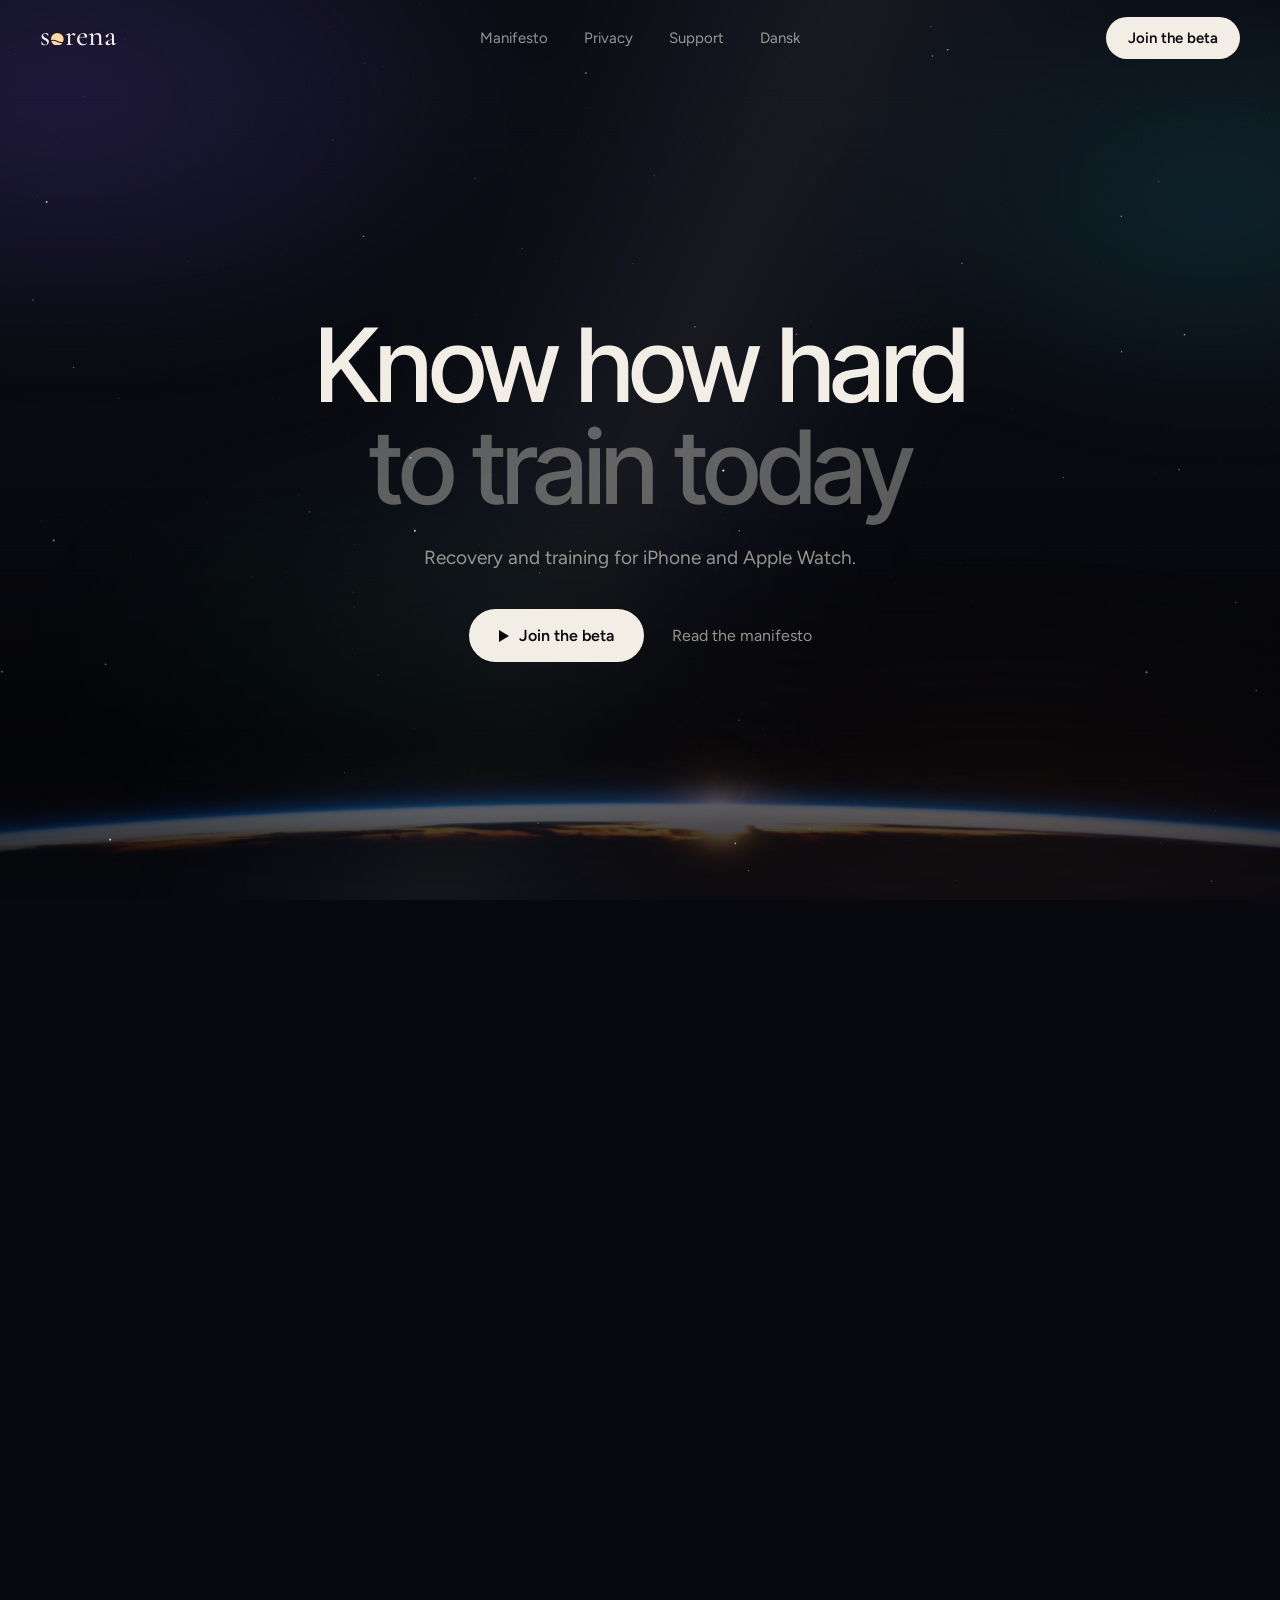
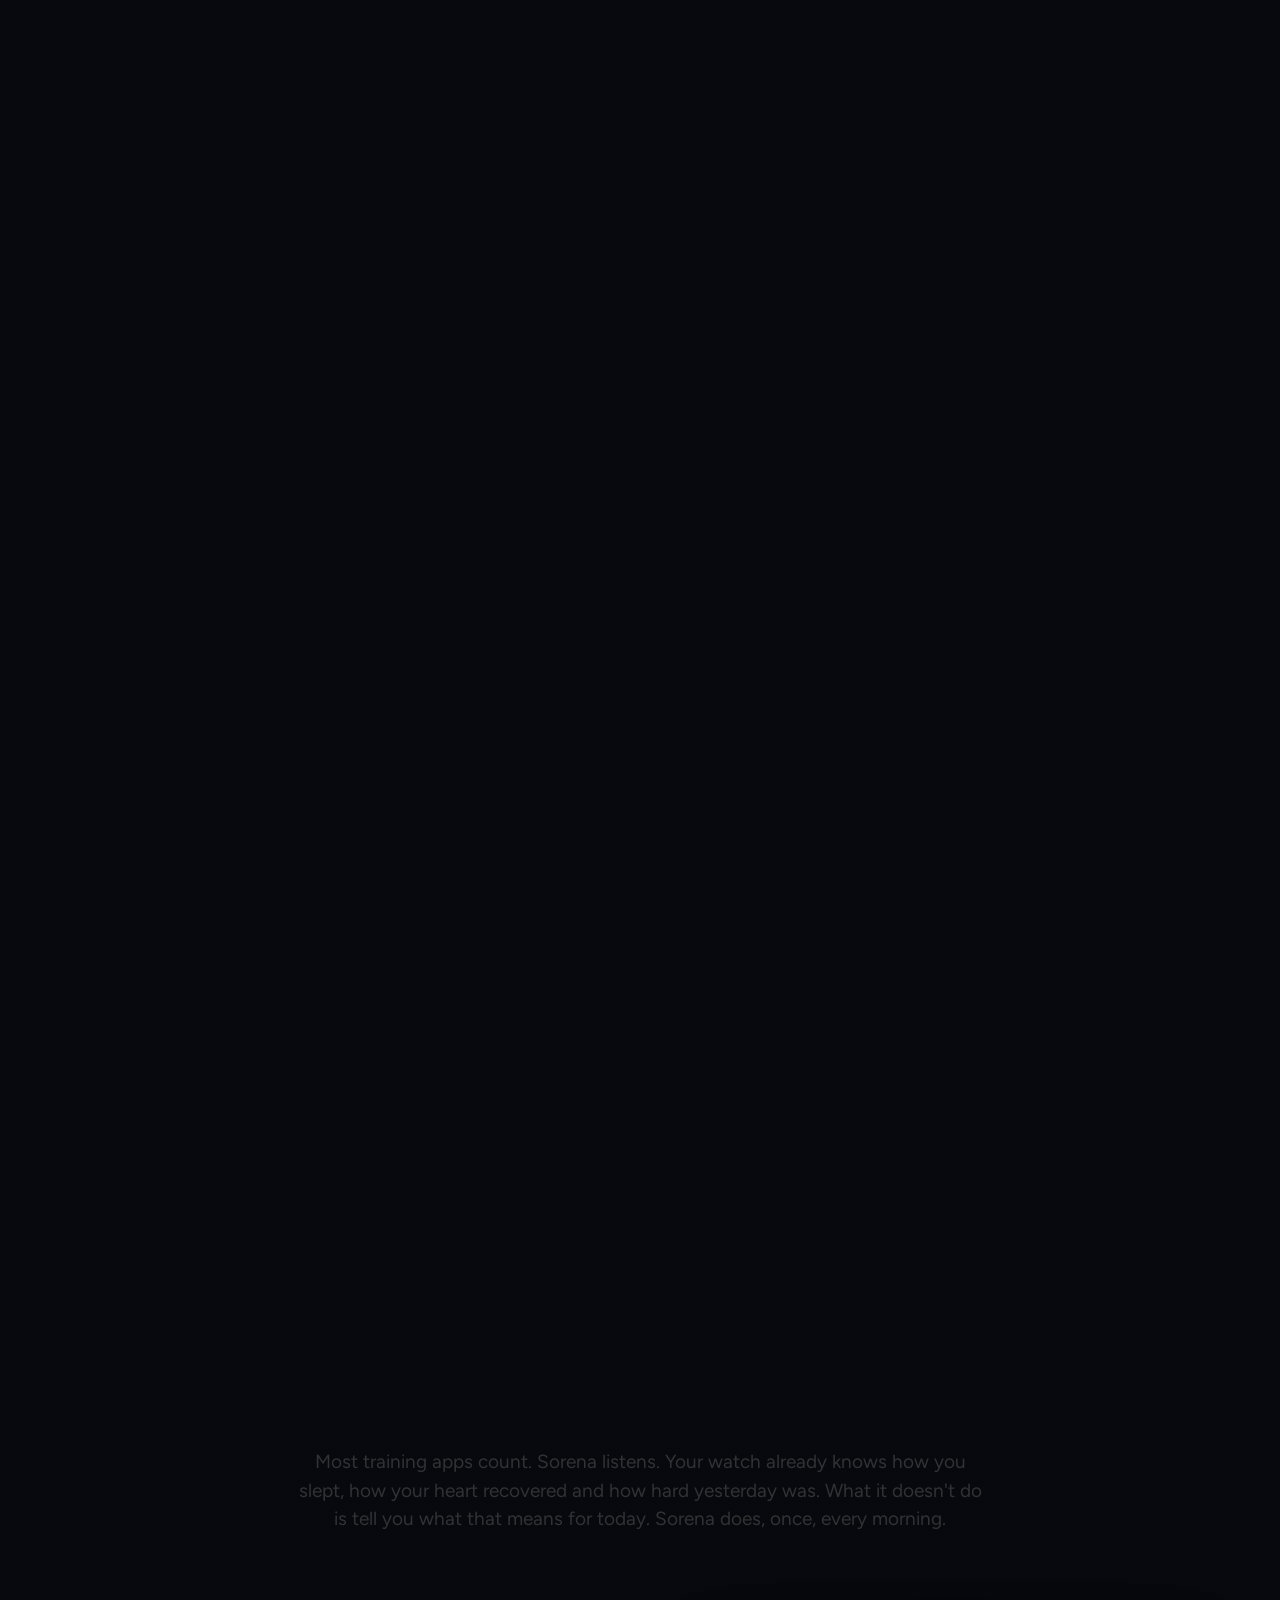
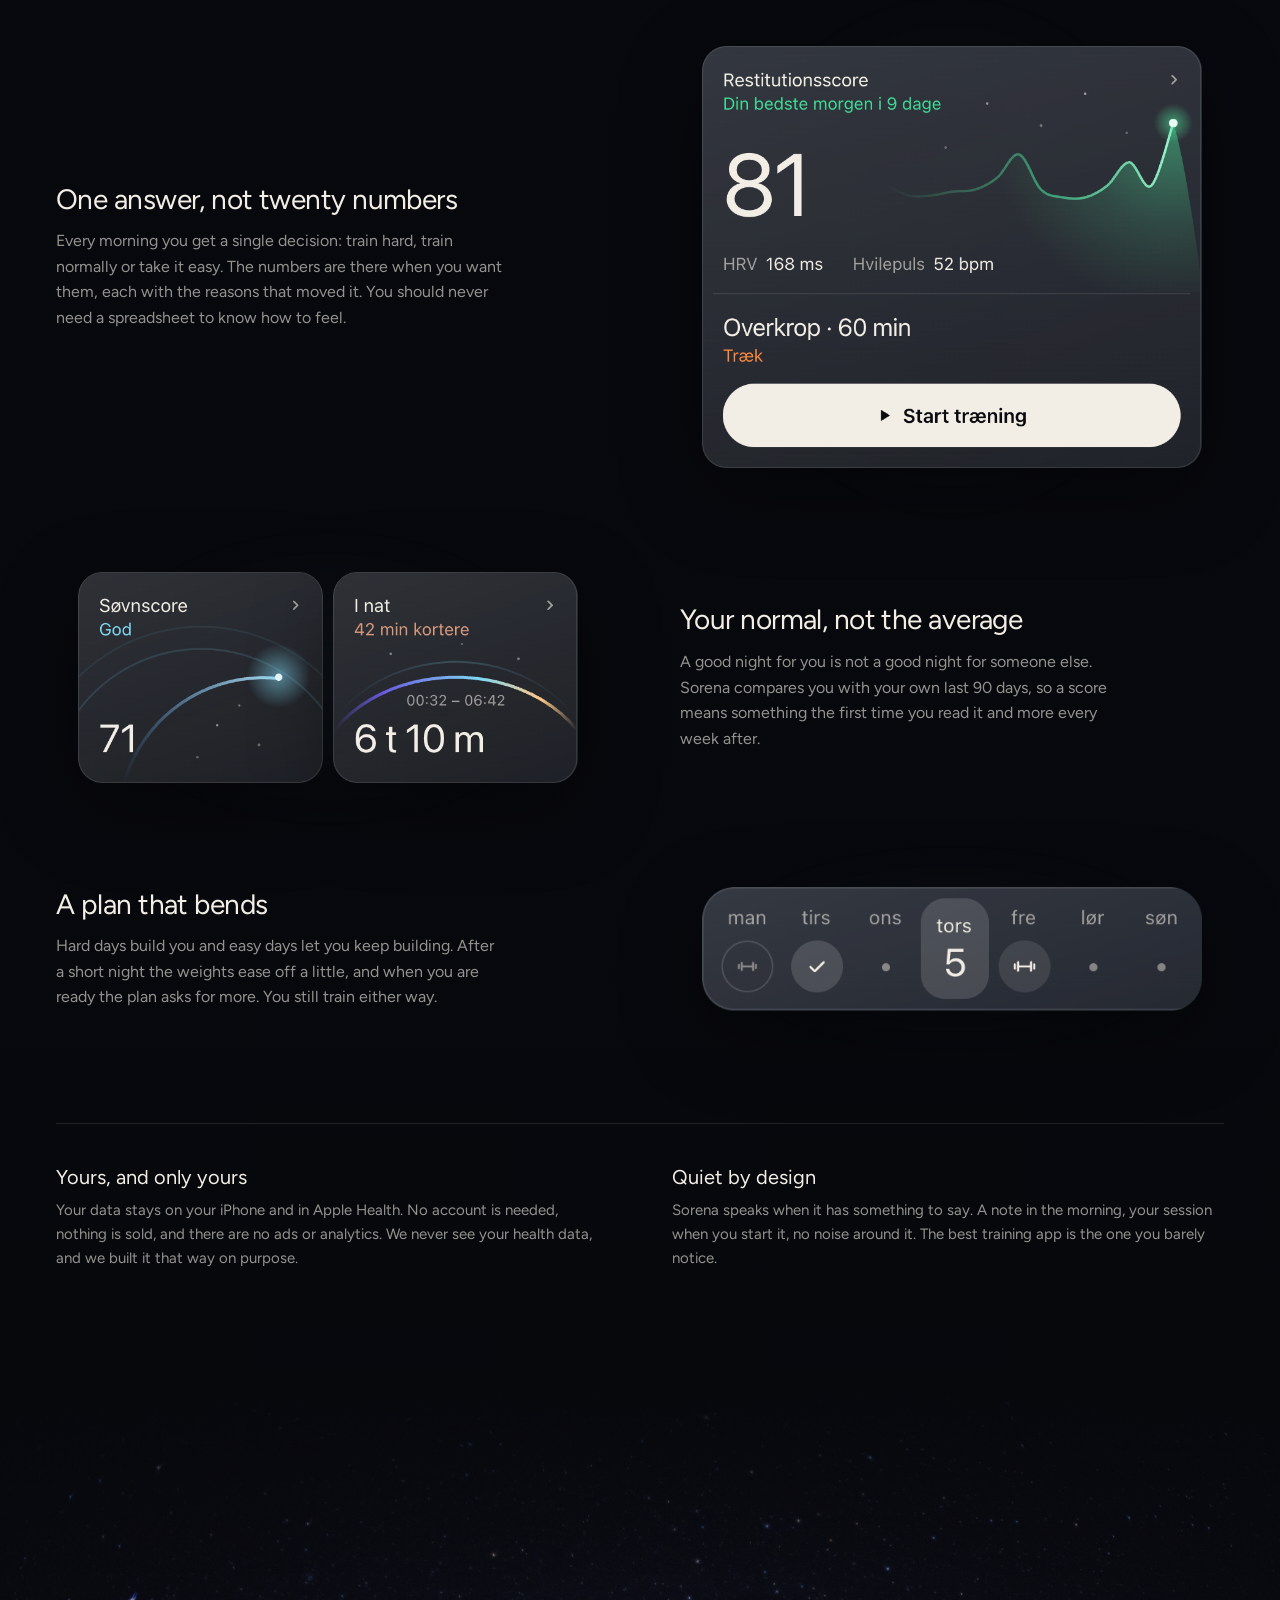
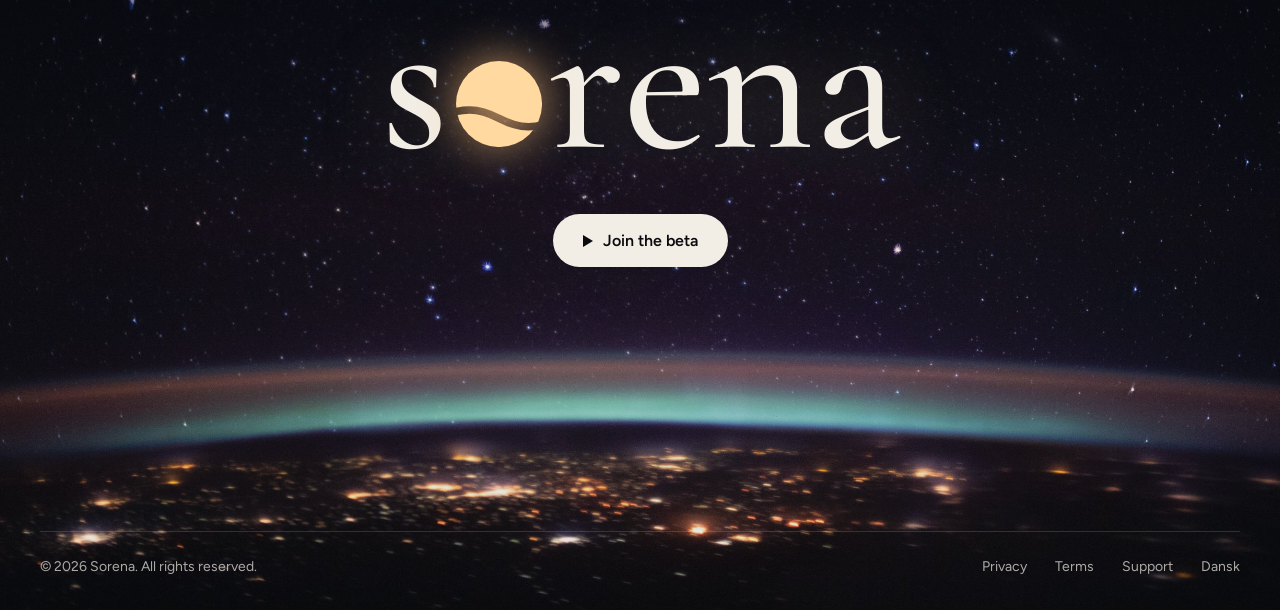
<file: index.html>
<!doctype html>
<html lang="en">
<head>
<meta charset="utf-8">
<meta name="viewport" content="width=device-width, initial-scale=1, viewport-fit=cover">
<title>Sorena</title>
<meta name="description" content="Sorena reads your sleep, heart rate variability and training from Apple Health and tells you each morning how hard to train.">
<link rel="alternate" hreflang="da" href="da/">
<link rel="icon" type="image/png" href="assets/icon-512.png">
<link rel="apple-touch-icon" href="assets/apple-touch-icon.png">
<link rel="stylesheet" href="assets/site.css">
<script src="assets/space.js" defer></script>
</head>
<body class="page-home">
<div class="cosmos" aria-hidden="true"><div class="nebula"></div><canvas class="warp"></canvas></div>
<header class="bar">
  <a class="brand" href="" aria-label="Sorena"><span class="wordmark">s<svg viewBox="26 25 48 48" aria-hidden="true"><mask id="cut"><rect x="0" y="0" width="100" height="100" fill="#fff"/><path d="M 14 57 C 30 50.5, 38.5 51, 50 57 C 61.5 63, 70 63.5, 86 57" fill="none" stroke="#000" stroke-width="4.2"/></mask><circle cx="50" cy="49" r="24" mask="url(#cut)"/></svg>rena</span></a>
  <nav><a href="#manifesto">Manifesto</a><a href="privacy/">Privacy</a><a href="support/">Support</a><a class="lang" href="da/" hreflang="da" lang="da">Dansk</a></nav>
  <a class="pill" href="https://testflight.apple.com/join/1v4KB8aC">Join the beta</a>
</header>
<main class="scene hero">
  <div class="pin">
    <div class="earth" aria-hidden="true"></div>
    <div class="hero-copy">
      <h1>Know how hard <span class="mute">to train today</span></h1>
      <p>Recovery and training for iPhone and Apple Watch.</p>
      <div class="actions"><a class="button" href="https://testflight.apple.com/join/1v4KB8aC">Join the beta</a><a class="link" href="#manifesto">Read the manifesto</a></div>
    </div>
    <h2 class="statement"><span class="w" style="--i:0;--n:6">Rest</span> <span class="w" style="--i:1;--n:6">is</span> <span class="w" style="--i:2;--n:6">part</span> <span class="mute"><span class="w" style="--i:3;--n:6">of</span> <span class="w" style="--i:4;--n:6">the</span> <span class="w" style="--i:5;--n:6">plan</span></span></h2>
  </div>
</main>
<section class="manifesto" id="manifesto">
  <div class="head"><p class="lead"><span class="w b">Most</span> <span class="w b">training</span> <span class="w b">apps</span> <span class="w b">count.</span> <span class="w b">Sorena</span> <span class="w b">listens.</span> <span class="w">Your</span> <span class="w">watch</span> <span class="w">already</span> <span class="w">knows</span> <span class="w">how</span> <span class="w">you</span> <span class="w">slept,</span> <span class="w">how</span> <span class="w">your</span> <span class="w">heart</span> <span class="w">recovered</span> <span class="w">and</span> <span class="w">how</span> <span class="w">hard</span> <span class="w">yesterday</span> <span class="w">was.</span> <span class="w">What</span> <span class="w">it</span> <span class="w">doesn't</span> <span class="w">do</span> <span class="w">is</span> <span class="w">tell</span> <span class="w">you</span> <span class="w">what</span> <span class="w">that</span> <span class="w">means</span> <span class="w">for</span> <span class="w">today.</span> <span class="w">Sorena</span> <span class="w">does,</span> <span class="w">once,</span> <span class="w">every</span> <span class="w">morning.</span></p></div>
  <div class="features"><article class="feature"><div class="text"><h3>One answer, not twenty numbers</h3><p>Every morning you get a single decision: train hard, train normally or take it easy. The numbers are there when you want them, each with the reasons that moved it. You should never need a spreadsheet to know how to feel.</p></div>
      <div class="tiles"><img src="assets/screens/tile-recovery.png" alt="Recovery score and today&#x27;s session" loading="lazy"></div></article><article class="feature"><div class="text"><h3>Your normal, not the average</h3><p>A good night for you is not a good night for someone else. Sorena compares you with your own last 90 days, so a score means something the first time you read it and more every week after.</p></div>
      <div class="tiles"><img src="assets/screens/tile-sleep-score.png" alt="Sleep score" loading="lazy"><img src="assets/screens/tile-sleep-night.png" alt="Last night" loading="lazy"></div></article><article class="feature"><div class="text"><h3>A plan that bends</h3><p>Hard days build you and easy days let you keep building. After a short night the weights ease off a little, and when you are ready the plan asks for more. You still train either way.</p></div>
      <div class="tiles"><img src="assets/screens/tile-week.png" alt="This week&#x27;s plan" loading="lazy"></div></article></div>
  <div class="notes"><article><h3>Yours, and only yours</h3><p>Your data stays on your iPhone and in Apple Health. No account is needed, nothing is sold, and there are no ads or analytics. We never see your health data, and we built it that way on purpose.</p></article><article><h3>Quiet by design</h3><p>Sorena speaks when it has something to say. A note in the morning, your session when you start it, no noise around it. The best training app is the one you barely notice.</p></article></div>
</section>
<footer>
  <a class="wordmark" href="" aria-label="Sorena">s<svg viewBox="26 25 48 48" aria-hidden="true"><mask id="cut2"><rect x="0" y="0" width="100" height="100" fill="#fff"/><path d="M 14 57 C 30 50.5, 38.5 51, 50 57 C 61.5 63, 70 63.5, 86 57" fill="none" stroke="#000" stroke-width="4.2"/></mask><circle cx="50" cy="49" r="24" mask="url(#cut2)"/></svg>rena</a>
  <a class="button" href="https://testflight.apple.com/join/1v4KB8aC">Join the beta</a>
  <div class="base"><p>© 2026 Sorena. All rights reserved.</p><nav><a href="privacy/">Privacy</a><a href="terms/">Terms</a><a href="support/">Support</a><a href="da/" hreflang="da" lang="da">Dansk</a></nav></div>
</footer>
</body>
</html>
</file>
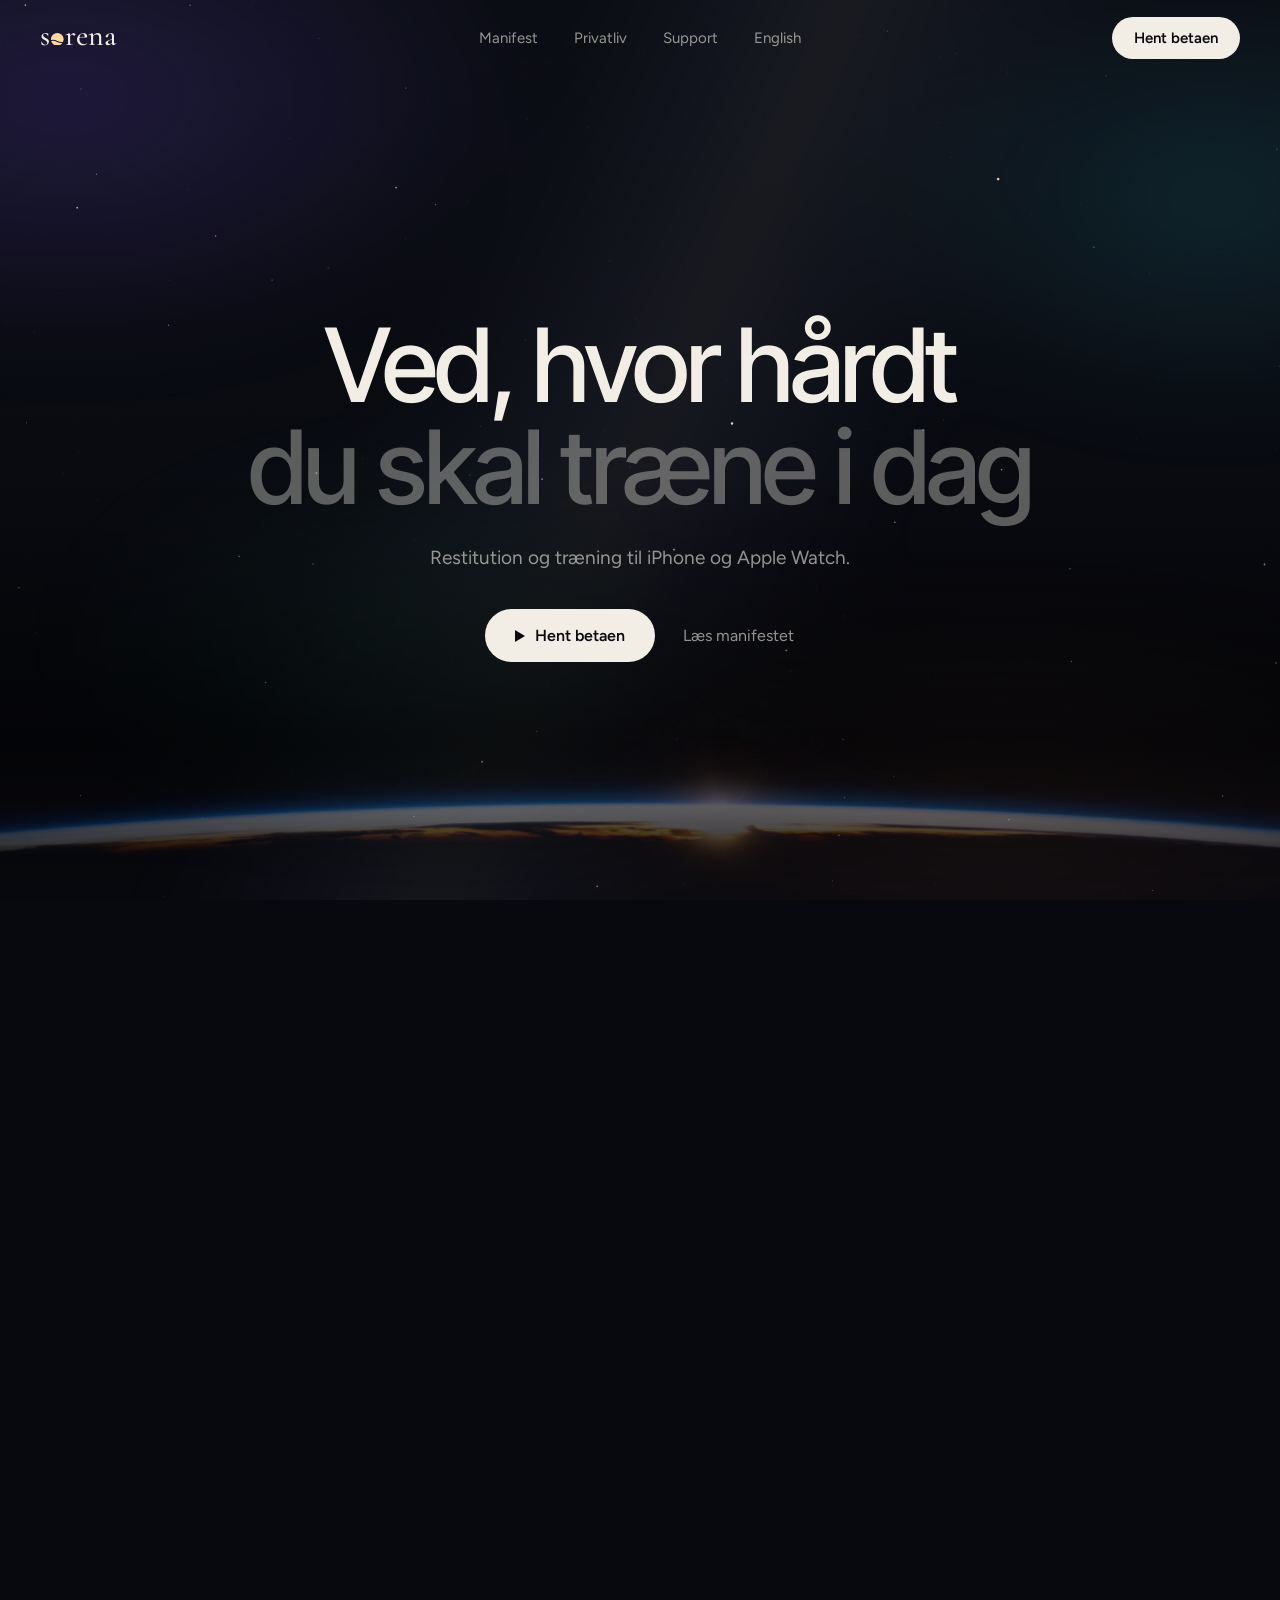
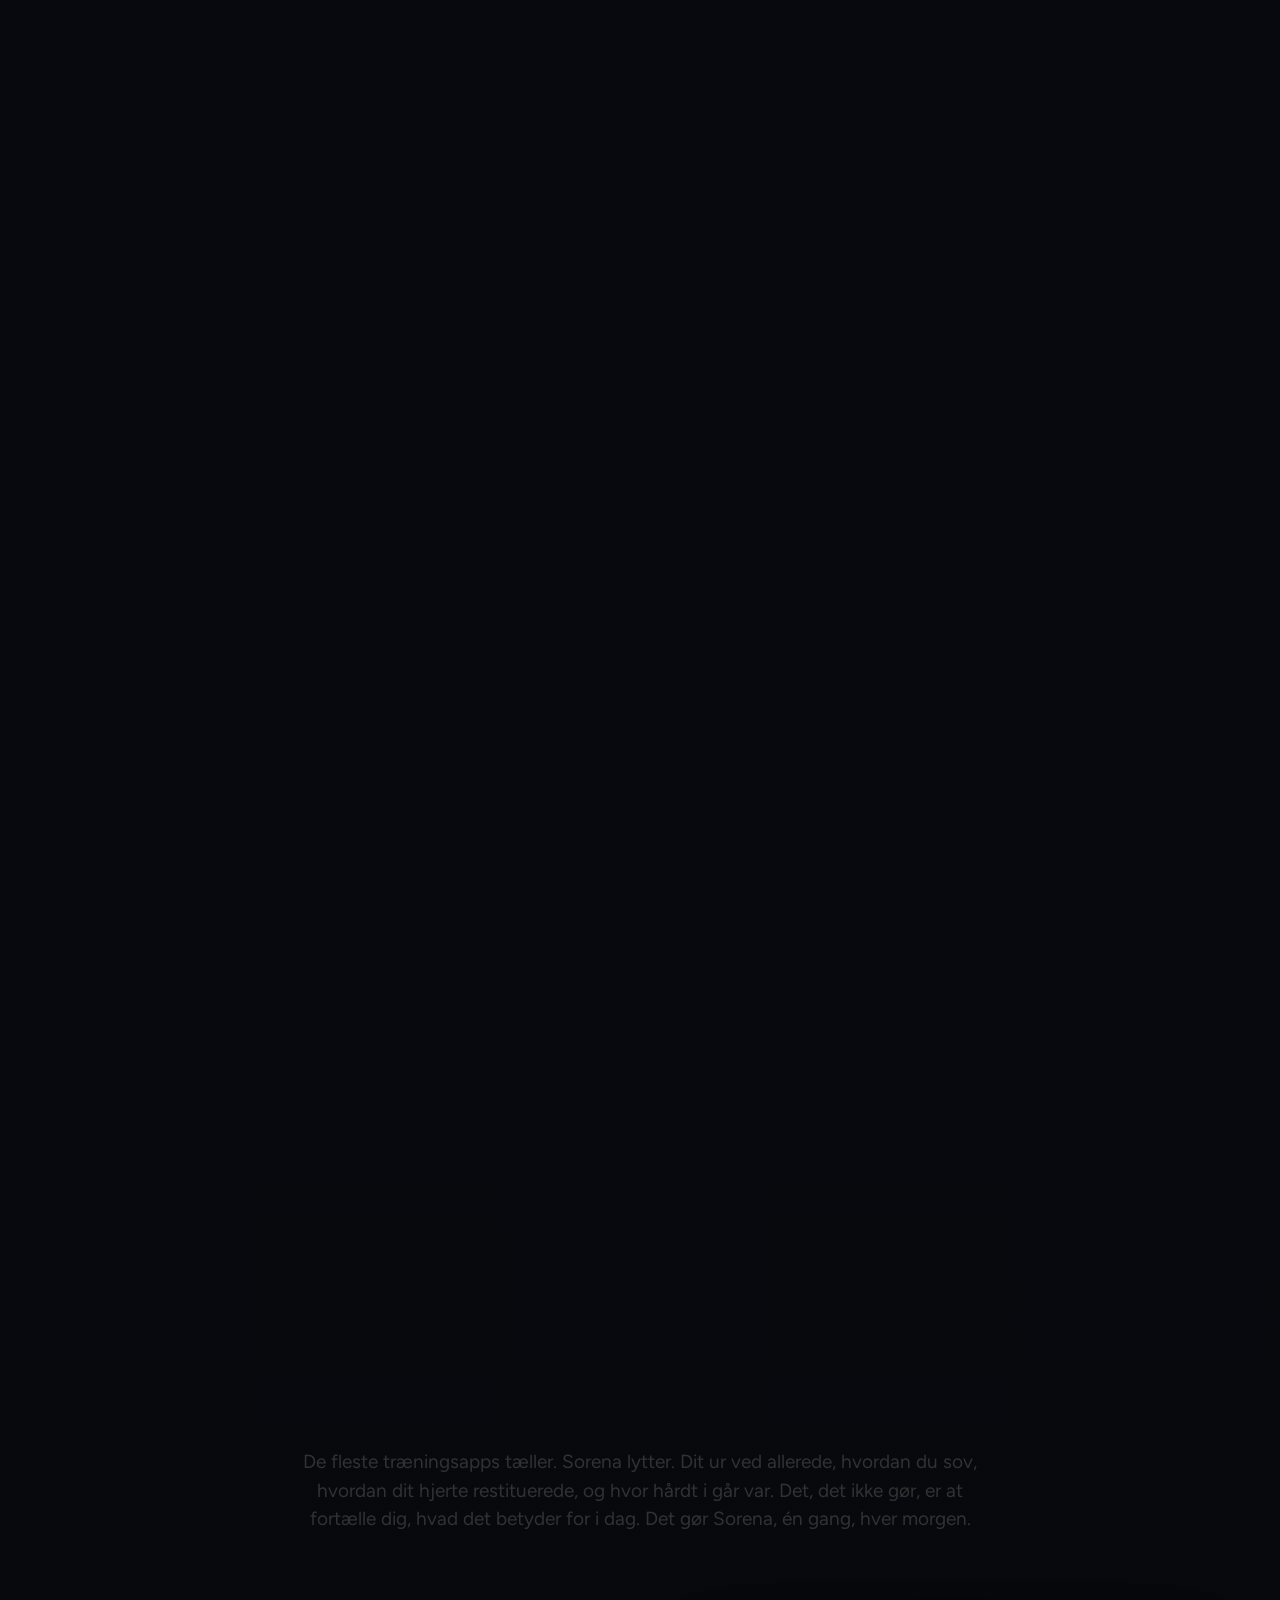
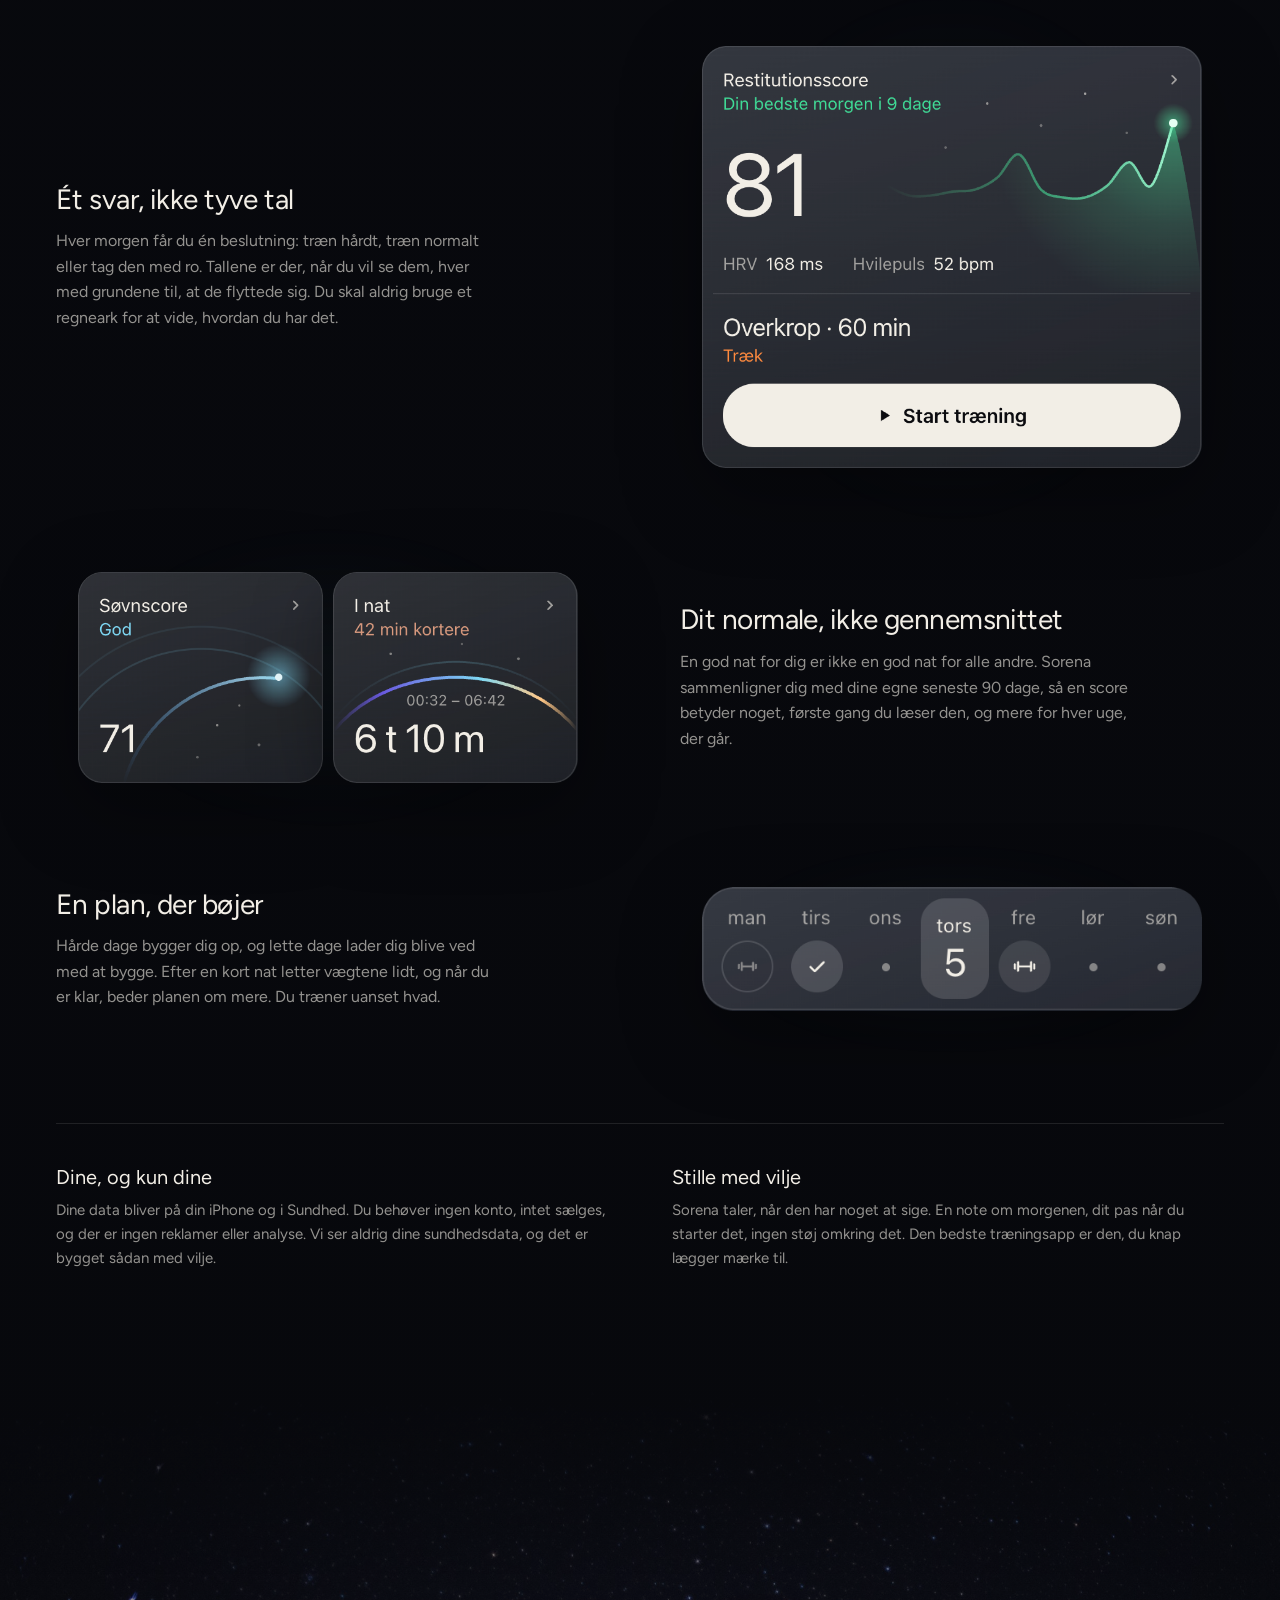
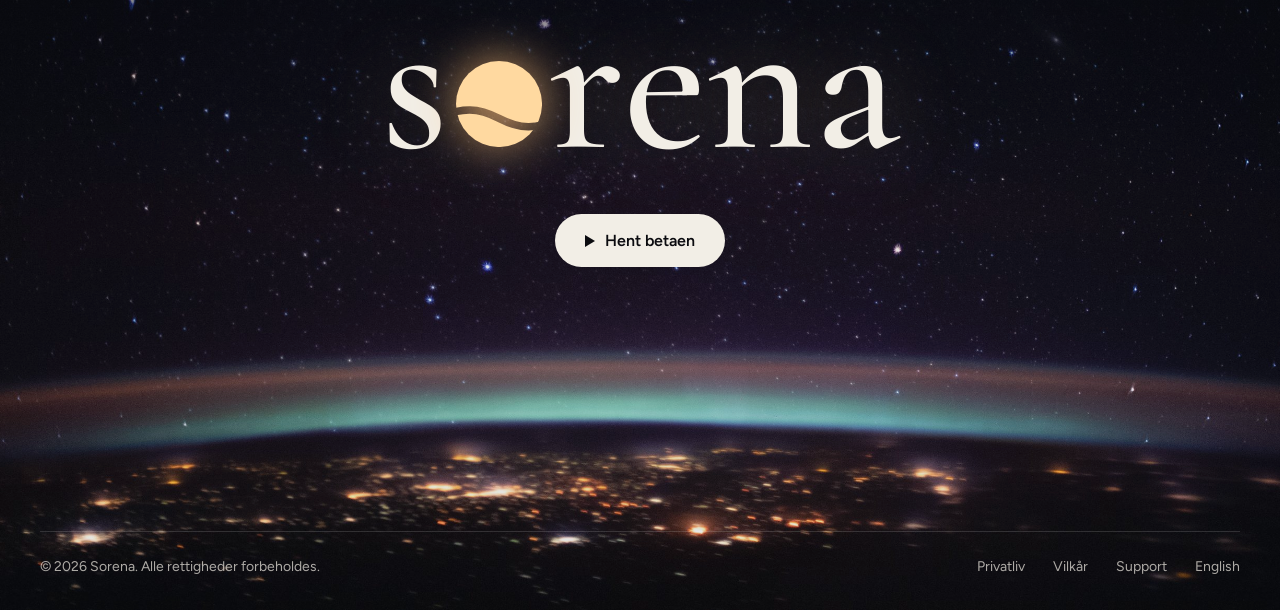
<file: da/index.html>
<!doctype html>
<html lang="da">
<head>
<meta charset="utf-8">
<meta name="viewport" content="width=device-width, initial-scale=1, viewport-fit=cover">
<title>Sorena</title>
<meta name="description" content="Sorena læser din søvn, pulsvariabilitet og træning fra Sundhed og fortæller dig hver morgen, hvor hårdt du skal træne.">
<link rel="alternate" hreflang="en" href="../">
<link rel="icon" type="image/png" href="../assets/icon-512.png">
<link rel="apple-touch-icon" href="../assets/apple-touch-icon.png">
<link rel="stylesheet" href="../assets/site.css">
<script src="../assets/space.js" defer></script>
</head>
<body class="page-home">
<div class="cosmos" aria-hidden="true"><div class="nebula"></div><canvas class="warp"></canvas></div>
<header class="bar">
  <a class="brand" href="../da/" aria-label="Sorena"><span class="wordmark">s<svg viewBox="26 25 48 48" aria-hidden="true"><mask id="cut"><rect x="0" y="0" width="100" height="100" fill="#fff"/><path d="M 14 57 C 30 50.5, 38.5 51, 50 57 C 61.5 63, 70 63.5, 86 57" fill="none" stroke="#000" stroke-width="4.2"/></mask><circle cx="50" cy="49" r="24" mask="url(#cut)"/></svg>rena</span></a>
  <nav><a href="../da/#manifesto">Manifest</a><a href="../da/privacy/">Privatliv</a><a href="../da/support/">Support</a><a class="lang" href="../" hreflang="en" lang="en">English</a></nav>
  <a class="pill" href="https://testflight.apple.com/join/1v4KB8aC">Hent betaen</a>
</header>
<main class="scene hero">
  <div class="pin">
    <div class="earth" aria-hidden="true"></div>
    <div class="hero-copy">
      <h1>Ved, hvor hårdt <span class="mute">du skal træne i dag</span></h1>
      <p>Restitution og træning til iPhone og Apple Watch.</p>
      <div class="actions"><a class="button" href="https://testflight.apple.com/join/1v4KB8aC">Hent betaen</a><a class="link" href="#manifesto">Læs manifestet</a></div>
    </div>
    <h2 class="statement"><span class="w" style="--i:0;--n:6">Hvile</span> <span class="w" style="--i:1;--n:6">er</span> <span class="w" style="--i:2;--n:6">en</span> <span class="w" style="--i:3;--n:6">del</span> <span class="mute"><span class="w" style="--i:4;--n:6">af</span> <span class="w" style="--i:5;--n:6">planen</span></span></h2>
  </div>
</main>
<section class="manifesto" id="manifesto">
  <div class="head"><p class="lead"><span class="w b">De</span> <span class="w b">fleste</span> <span class="w b">træningsapps</span> <span class="w b">tæller.</span> <span class="w b">Sorena</span> <span class="w b">lytter.</span> <span class="w">Dit</span> <span class="w">ur</span> <span class="w">ved</span> <span class="w">allerede,</span> <span class="w">hvordan</span> <span class="w">du</span> <span class="w">sov,</span> <span class="w">hvordan</span> <span class="w">dit</span> <span class="w">hjerte</span> <span class="w">restituerede,</span> <span class="w">og</span> <span class="w">hvor</span> <span class="w">hårdt</span> <span class="w">i</span> <span class="w">går</span> <span class="w">var.</span> <span class="w">Det,</span> <span class="w">det</span> <span class="w">ikke</span> <span class="w">gør,</span> <span class="w">er</span> <span class="w">at</span> <span class="w">fortælle</span> <span class="w">dig,</span> <span class="w">hvad</span> <span class="w">det</span> <span class="w">betyder</span> <span class="w">for</span> <span class="w">i</span> <span class="w">dag.</span> <span class="w">Det</span> <span class="w">gør</span> <span class="w">Sorena,</span> <span class="w">én</span> <span class="w">gang,</span> <span class="w">hver</span> <span class="w">morgen.</span></p></div>
  <div class="features"><article class="feature"><div class="text"><h3>Ét svar, ikke tyve tal</h3><p>Hver morgen får du én beslutning: træn hårdt, træn normalt eller tag den med ro. Tallene er der, når du vil se dem, hver med grundene til, at de flyttede sig. Du skal aldrig bruge et regneark for at vide, hvordan du har det.</p></div>
      <div class="tiles"><img src="../assets/screens/tile-recovery.png" alt="Restitutionsscore og dagens træning" loading="lazy"></div></article><article class="feature"><div class="text"><h3>Dit normale, ikke gennemsnittet</h3><p>En god nat for dig er ikke en god nat for alle andre. Sorena sammenligner dig med dine egne seneste 90 dage, så en score betyder noget, første gang du læser den, og mere for hver uge, der går.</p></div>
      <div class="tiles"><img src="../assets/screens/tile-sleep-score.png" alt="Søvnscore" loading="lazy"><img src="../assets/screens/tile-sleep-night.png" alt="I nat" loading="lazy"></div></article><article class="feature"><div class="text"><h3>En plan, der bøjer</h3><p>Hårde dage bygger dig op, og lette dage lader dig blive ved med at bygge. Efter en kort nat letter vægtene lidt, og når du er klar, beder planen om mere. Du træner uanset hvad.</p></div>
      <div class="tiles"><img src="../assets/screens/tile-week.png" alt="Ugens plan" loading="lazy"></div></article></div>
  <div class="notes"><article><h3>Dine, og kun dine</h3><p>Dine data bliver på din iPhone og i Sundhed. Du behøver ingen konto, intet sælges, og der er ingen reklamer eller analyse. Vi ser aldrig dine sundhedsdata, og det er bygget sådan med vilje.</p></article><article><h3>Stille med vilje</h3><p>Sorena taler, når den har noget at sige. En note om morgenen, dit pas når du starter det, ingen støj omkring det. Den bedste træningsapp er den, du knap lægger mærke til.</p></article></div>
</section>
<footer>
  <a class="wordmark" href="../da/" aria-label="Sorena">s<svg viewBox="26 25 48 48" aria-hidden="true"><mask id="cut2"><rect x="0" y="0" width="100" height="100" fill="#fff"/><path d="M 14 57 C 30 50.5, 38.5 51, 50 57 C 61.5 63, 70 63.5, 86 57" fill="none" stroke="#000" stroke-width="4.2"/></mask><circle cx="50" cy="49" r="24" mask="url(#cut2)"/></svg>rena</a>
  <a class="button" href="https://testflight.apple.com/join/1v4KB8aC">Hent betaen</a>
  <div class="base"><p>© 2026 Sorena. Alle rettigheder forbeholdes.</p><nav><a href="../da/privacy/">Privatliv</a><a href="../da/terms/">Vilkår</a><a href="../da/support/">Support</a><a href="../" hreflang="en" lang="en">English</a></nav></div>
</footer>
</body>
</html>
</file>
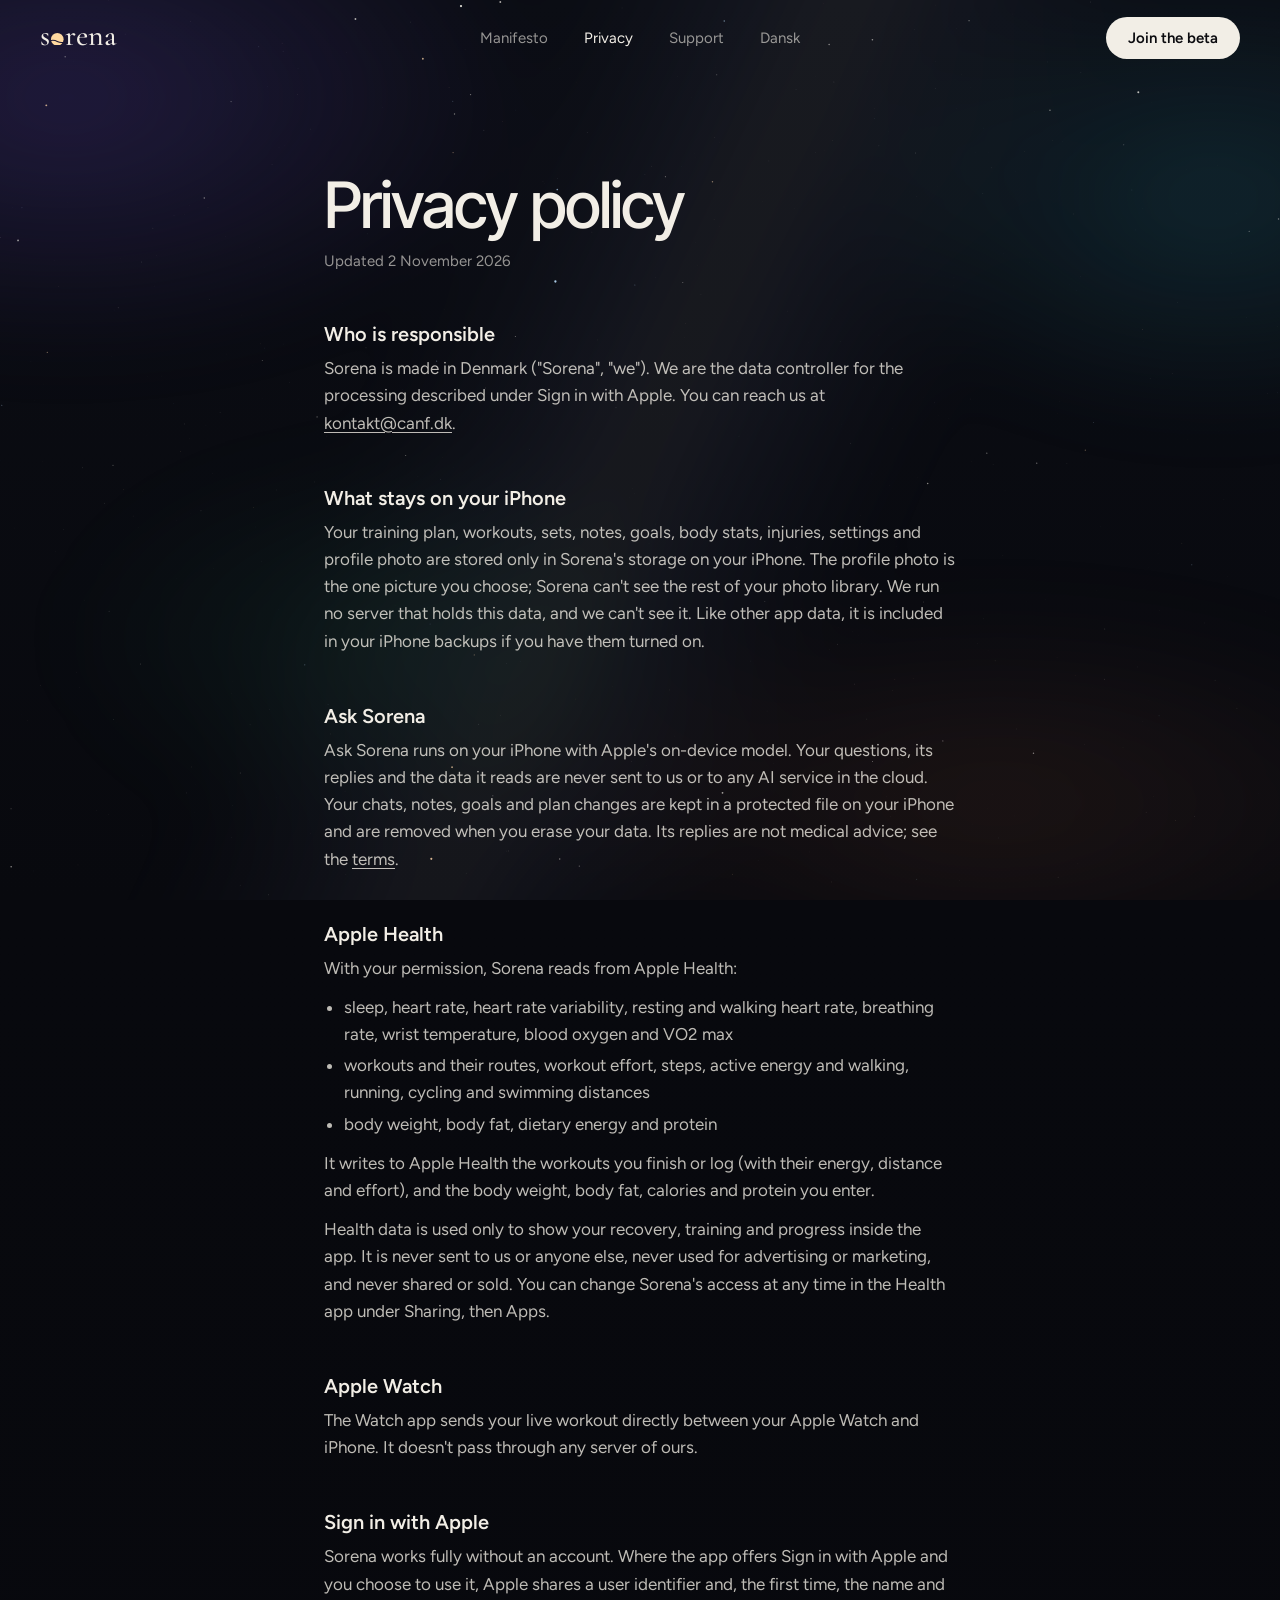
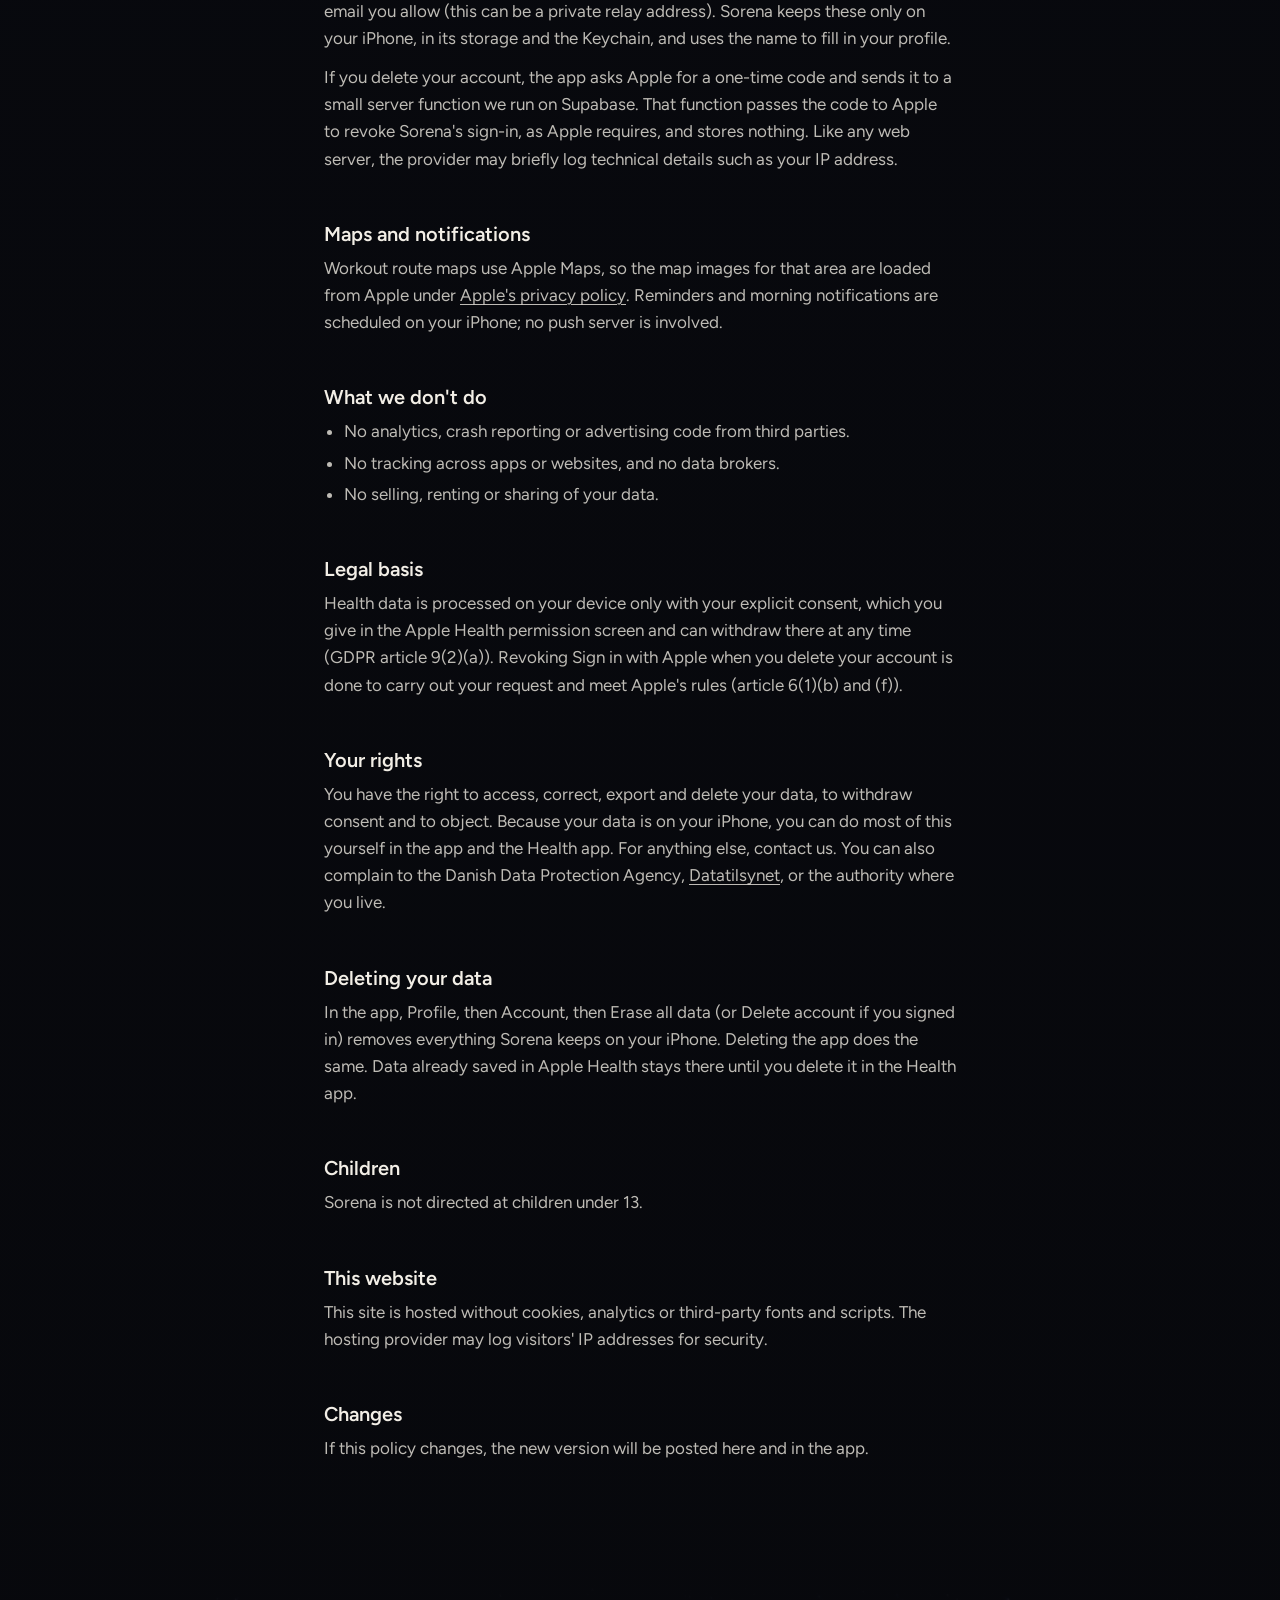
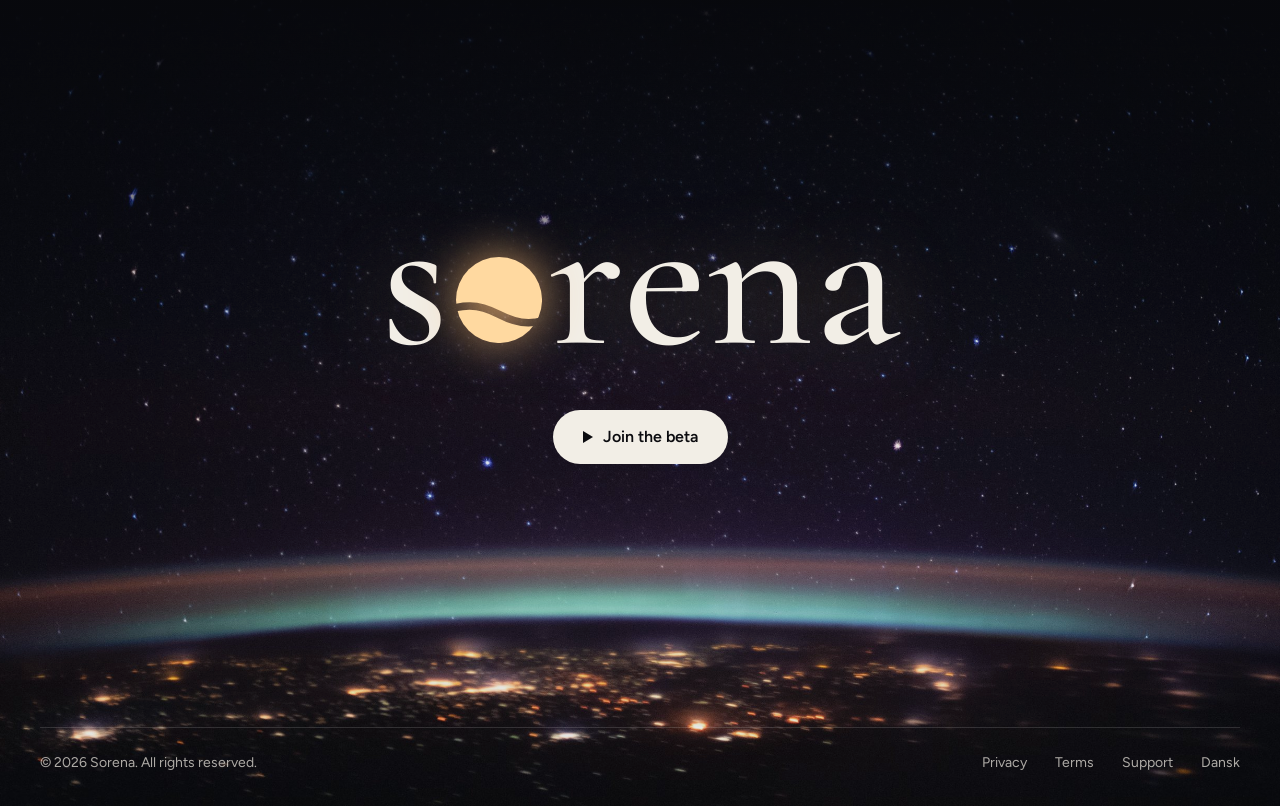
<file: privacy/index.html>
<!doctype html>
<html lang="en">
<head>
<meta charset="utf-8">
<meta name="viewport" content="width=device-width, initial-scale=1, viewport-fit=cover">
<title>Privacy policy · Sorena</title>
<meta name="description" content="How Sorena handles your data.">
<link rel="alternate" hreflang="da" href="../da/privacy/">
<link rel="icon" type="image/png" href="../assets/icon-512.png">
<link rel="apple-touch-icon" href="../assets/apple-touch-icon.png">
<link rel="stylesheet" href="../assets/site.css">
<script src="../assets/space.js" defer></script>
</head>
<body class="page-privacy">
<div class="cosmos" aria-hidden="true"><div class="nebula"></div><canvas class="warp"></canvas></div>
<header class="bar">
  <a class="brand" href="../" aria-label="Sorena"><span class="wordmark">s<svg viewBox="26 25 48 48" aria-hidden="true"><mask id="cut"><rect x="0" y="0" width="100" height="100" fill="#fff"/><path d="M 14 57 C 30 50.5, 38.5 51, 50 57 C 61.5 63, 70 63.5, 86 57" fill="none" stroke="#000" stroke-width="4.2"/></mask><circle cx="50" cy="49" r="24" mask="url(#cut)"/></svg>rena</span></a>
  <nav><a href="../#manifesto">Manifesto</a><a href="../privacy/" aria-current="page">Privacy</a><a href="../support/">Support</a><a class="lang" href="../da/privacy/" hreflang="da" lang="da">Dansk</a></nav>
  <a class="pill" href="https://testflight.apple.com/join/1v4KB8aC">Join the beta</a>
</header>
<main class="doc"><h1>Privacy policy</h1><p class="updated">Updated 2 November 2026</p><section><h2>Who is responsible</h2><p>Sorena is made in Denmark ("Sorena", "we"). We are the data controller for the processing described under Sign in with Apple. You can reach us at <a href="mailto:kontakt@canf.dk">kontakt@canf.dk</a>.</p></section><section><h2>What stays on your iPhone</h2><p>Your training plan, workouts, sets, notes, goals, body stats, injuries, settings and profile photo are stored only in Sorena's storage on your iPhone. The profile photo is the one picture you choose; Sorena can't see the rest of your photo library. We run no server that holds this data, and we can't see it. Like other app data, it is included in your iPhone backups if you have them turned on.</p></section><section><h2>Ask Sorena</h2><p>Ask Sorena runs on your iPhone with Apple's on-device model. Your questions, its replies and the data it reads are never sent to us or to any AI service in the cloud. Your chats, notes, goals and plan changes are kept in a protected file on your iPhone and are removed when you erase your data. Its replies are not medical advice; see the <a href="../terms/">terms</a>.</p></section><section><h2>Apple Health</h2><p>With your permission, Sorena reads from Apple Health:</p><ul><li>sleep, heart rate, heart rate variability, resting and walking heart rate, breathing rate, wrist temperature, blood oxygen and VO2 max</li><li>workouts and their routes, workout effort, steps, active energy and walking, running, cycling and swimming distances</li><li>body weight, body fat, dietary energy and protein</li></ul><p>It writes to Apple Health the workouts you finish or log (with their energy, distance and effort), and the body weight, body fat, calories and protein you enter.</p><p>Health data is used only to show your recovery, training and progress inside the app. It is never sent to us or anyone else, never used for advertising or marketing, and never shared or sold. You can change Sorena's access at any time in the Health app under Sharing, then Apps.</p></section><section><h2>Apple Watch</h2><p>The Watch app sends your live workout directly between your Apple Watch and iPhone. It doesn't pass through any server of ours.</p></section><section><h2>Sign in with Apple</h2><p>Sorena works fully without an account. Where the app offers Sign in with Apple and you choose to use it, Apple shares a user identifier and, the first time, the name and email you allow (this can be a private relay address). Sorena keeps these only on your iPhone, in its storage and the Keychain, and uses the name to fill in your profile.</p><p>If you delete your account, the app asks Apple for a one-time code and sends it to a small server function we run on Supabase. That function passes the code to Apple to revoke Sorena's sign-in, as Apple requires, and stores nothing. Like any web server, the provider may briefly log technical details such as your IP address.</p></section><section><h2>Maps and notifications</h2><p>Workout route maps use Apple Maps, so the map images for that area are loaded from Apple under <a href="https://www.apple.com/legal/privacy/">Apple's privacy policy</a>. Reminders and morning notifications are scheduled on your iPhone; no push server is involved.</p></section><section><h2>What we don't do</h2><ul><li>No analytics, crash reporting or advertising code from third parties.</li><li>No tracking across apps or websites, and no data brokers.</li><li>No selling, renting or sharing of your data.</li></ul></section><section><h2>Legal basis</h2><p>Health data is processed on your device only with your explicit consent, which you give in the Apple Health permission screen and can withdraw there at any time (GDPR article 9(2)(a)). Revoking Sign in with Apple when you delete your account is done to carry out your request and meet Apple's rules (article 6(1)(b) and (f)).</p></section><section><h2>Your rights</h2><p>You have the right to access, correct, export and delete your data, to withdraw consent and to object. Because your data is on your iPhone, you can do most of this yourself in the app and the Health app. For anything else, contact us. You can also complain to the Danish Data Protection Agency, <a href="https://www.datatilsynet.dk">Datatilsynet</a>, or the authority where you live.</p></section><section><h2>Deleting your data</h2><p>In the app, Profile, then Account, then Erase all data (or Delete account if you signed in) removes everything Sorena keeps on your iPhone. Deleting the app does the same. Data already saved in Apple Health stays there until you delete it in the Health app.</p></section><section><h2>Children</h2><p>Sorena is not directed at children under 13.</p></section><section><h2>This website</h2><p>This site is hosted without cookies, analytics or third-party fonts and scripts. The hosting provider may log visitors' IP addresses for security.</p></section><section><h2>Changes</h2><p>If this policy changes, the new version will be posted here and in the app.</p></section></main>
<footer>
  <a class="wordmark" href="../" aria-label="Sorena">s<svg viewBox="26 25 48 48" aria-hidden="true"><mask id="cut2"><rect x="0" y="0" width="100" height="100" fill="#fff"/><path d="M 14 57 C 30 50.5, 38.5 51, 50 57 C 61.5 63, 70 63.5, 86 57" fill="none" stroke="#000" stroke-width="4.2"/></mask><circle cx="50" cy="49" r="24" mask="url(#cut2)"/></svg>rena</a>
  <a class="button" href="https://testflight.apple.com/join/1v4KB8aC">Join the beta</a>
  <div class="base"><p>© 2026 Sorena. All rights reserved.</p><nav><a href="../privacy/" aria-current="page">Privacy</a><a href="../terms/">Terms</a><a href="../support/">Support</a><a href="../da/privacy/" hreflang="da" lang="da">Dansk</a></nav></div>
</footer>
</body>
</html>
</file>
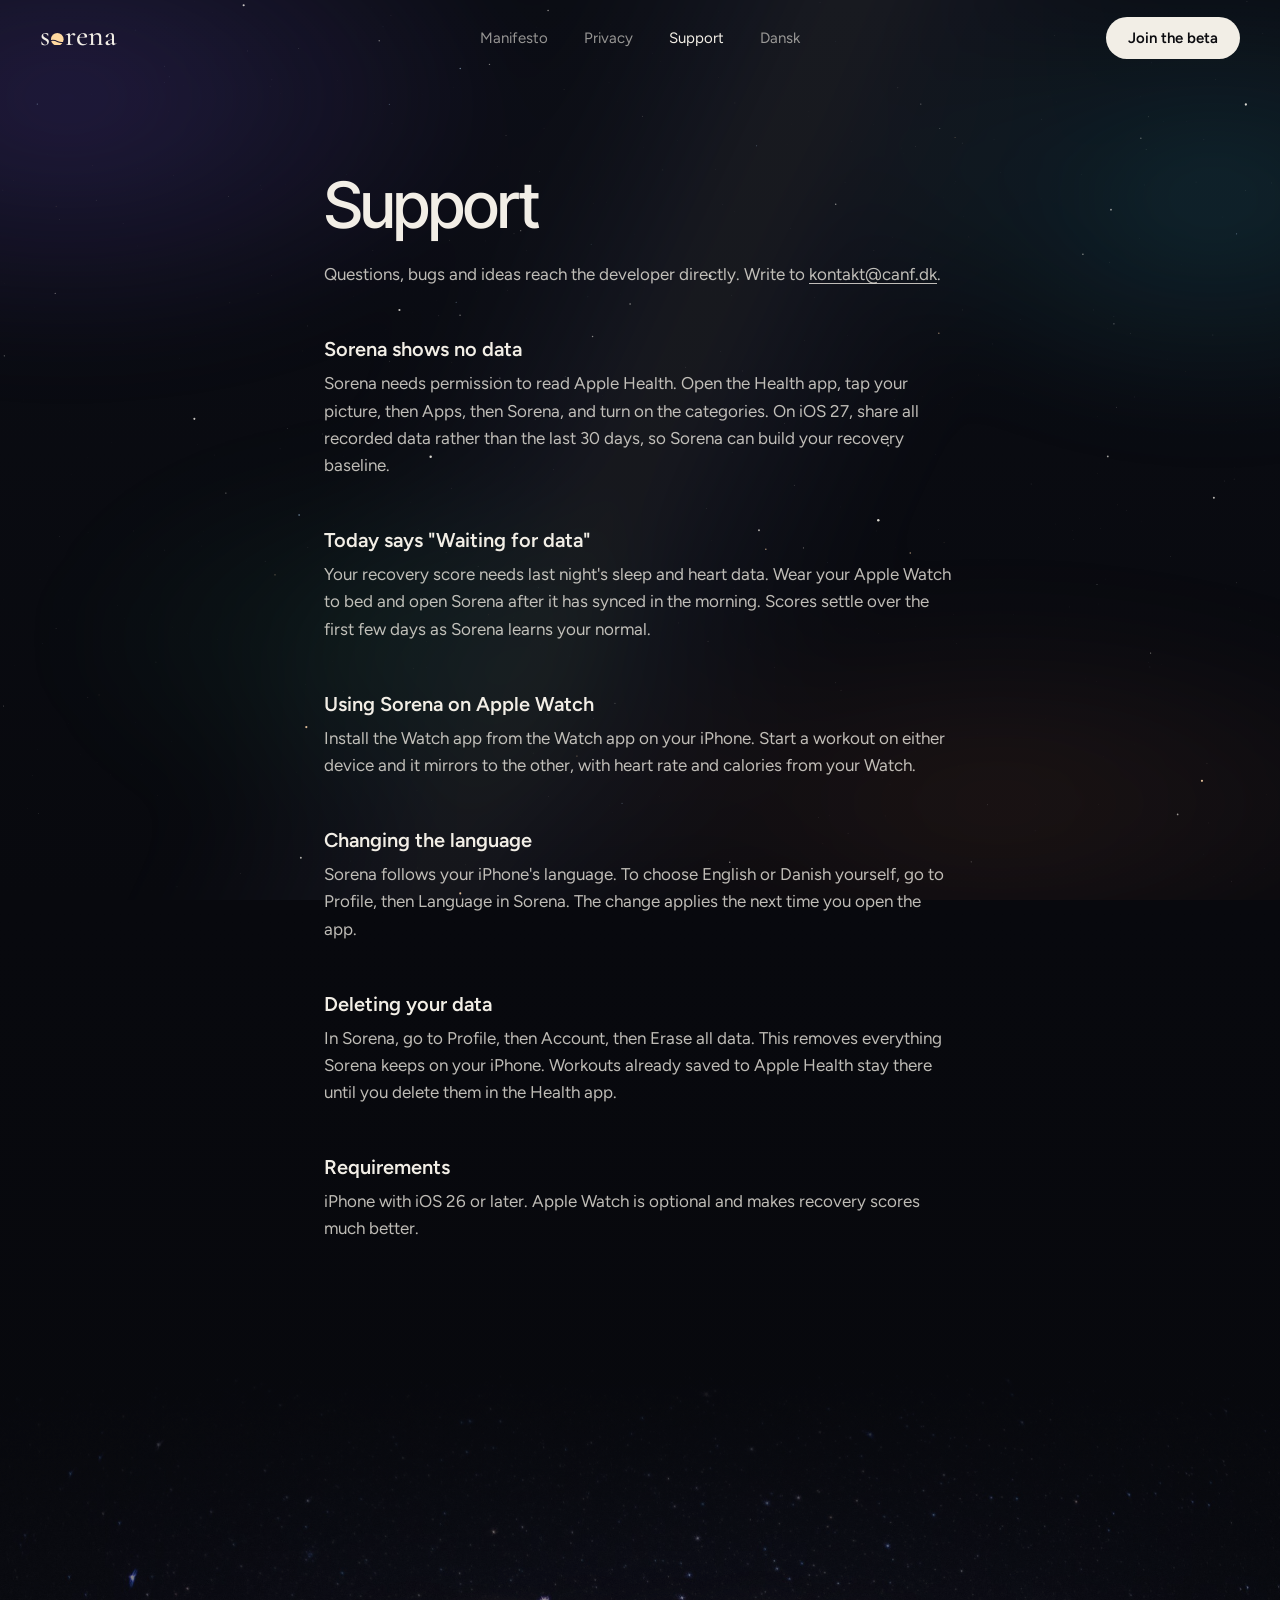
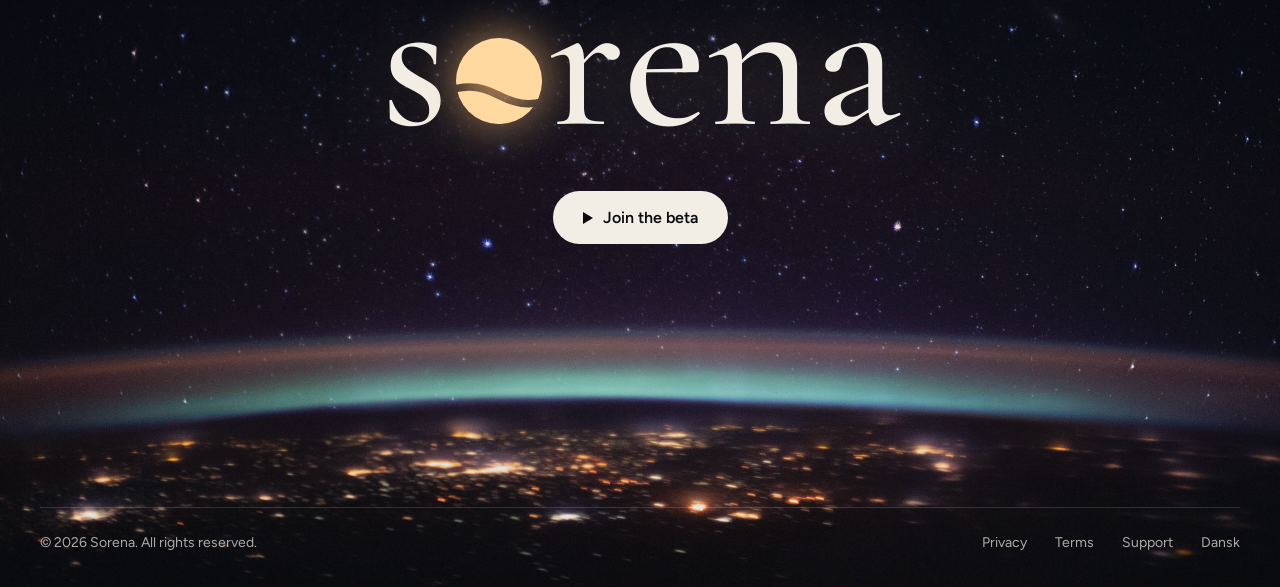
<file: support/index.html>
<!doctype html>
<html lang="en">
<head>
<meta charset="utf-8">
<meta name="viewport" content="width=device-width, initial-scale=1, viewport-fit=cover">
<title>Support · Sorena</title>
<meta name="description" content="Help with Sorena and how to reach the developer.">
<link rel="alternate" hreflang="da" href="../da/support/">
<link rel="icon" type="image/png" href="../assets/icon-512.png">
<link rel="apple-touch-icon" href="../assets/apple-touch-icon.png">
<link rel="stylesheet" href="../assets/site.css">
<script src="../assets/space.js" defer></script>
</head>
<body class="page-support">
<div class="cosmos" aria-hidden="true"><div class="nebula"></div><canvas class="warp"></canvas></div>
<header class="bar">
  <a class="brand" href="../" aria-label="Sorena"><span class="wordmark">s<svg viewBox="26 25 48 48" aria-hidden="true"><mask id="cut"><rect x="0" y="0" width="100" height="100" fill="#fff"/><path d="M 14 57 C 30 50.5, 38.5 51, 50 57 C 61.5 63, 70 63.5, 86 57" fill="none" stroke="#000" stroke-width="4.2"/></mask><circle cx="50" cy="49" r="24" mask="url(#cut)"/></svg>rena</span></a>
  <nav><a href="../#manifesto">Manifesto</a><a href="../privacy/">Privacy</a><a href="../support/" aria-current="page">Support</a><a class="lang" href="../da/support/" hreflang="da" lang="da">Dansk</a></nav>
  <a class="pill" href="https://testflight.apple.com/join/1v4KB8aC">Join the beta</a>
</header>
<main class="doc"><h1>Support</h1><p>Questions, bugs and ideas reach the developer directly. Write to <a href="mailto:kontakt@canf.dk">kontakt@canf.dk</a>.</p><section><h2>Sorena shows no data</h2><p>Sorena needs permission to read Apple Health. Open the Health app, tap your picture, then Apps, then Sorena, and turn on the categories. On iOS 27, share all recorded data rather than the last 30 days, so Sorena can build your recovery baseline.</p></section><section><h2>Today says "Waiting for data"</h2><p>Your recovery score needs last night's sleep and heart data. Wear your Apple Watch to bed and open Sorena after it has synced in the morning. Scores settle over the first few days as Sorena learns your normal.</p></section><section><h2>Using Sorena on Apple Watch</h2><p>Install the Watch app from the Watch app on your iPhone. Start a workout on either device and it mirrors to the other, with heart rate and calories from your Watch.</p></section><section><h2>Changing the language</h2><p>Sorena follows your iPhone's language. To choose English or Danish yourself, go to Profile, then Language in Sorena. The change applies the next time you open the app.</p></section><section><h2>Deleting your data</h2><p>In Sorena, go to Profile, then Account, then Erase all data. This removes everything Sorena keeps on your iPhone. Workouts already saved to Apple Health stay there until you delete them in the Health app.</p></section><section><h2>Requirements</h2><p>iPhone with iOS 26 or later. Apple Watch is optional and makes recovery scores much better.</p></section></main>
<footer>
  <a class="wordmark" href="../" aria-label="Sorena">s<svg viewBox="26 25 48 48" aria-hidden="true"><mask id="cut2"><rect x="0" y="0" width="100" height="100" fill="#fff"/><path d="M 14 57 C 30 50.5, 38.5 51, 50 57 C 61.5 63, 70 63.5, 86 57" fill="none" stroke="#000" stroke-width="4.2"/></mask><circle cx="50" cy="49" r="24" mask="url(#cut2)"/></svg>rena</a>
  <a class="button" href="https://testflight.apple.com/join/1v4KB8aC">Join the beta</a>
  <div class="base"><p>© 2026 Sorena. All rights reserved.</p><nav><a href="../privacy/">Privacy</a><a href="../terms/">Terms</a><a href="../support/" aria-current="page">Support</a><a href="../da/support/" hreflang="da" lang="da">Dansk</a></nav></div>
</footer>
</body>
</html>
</file>
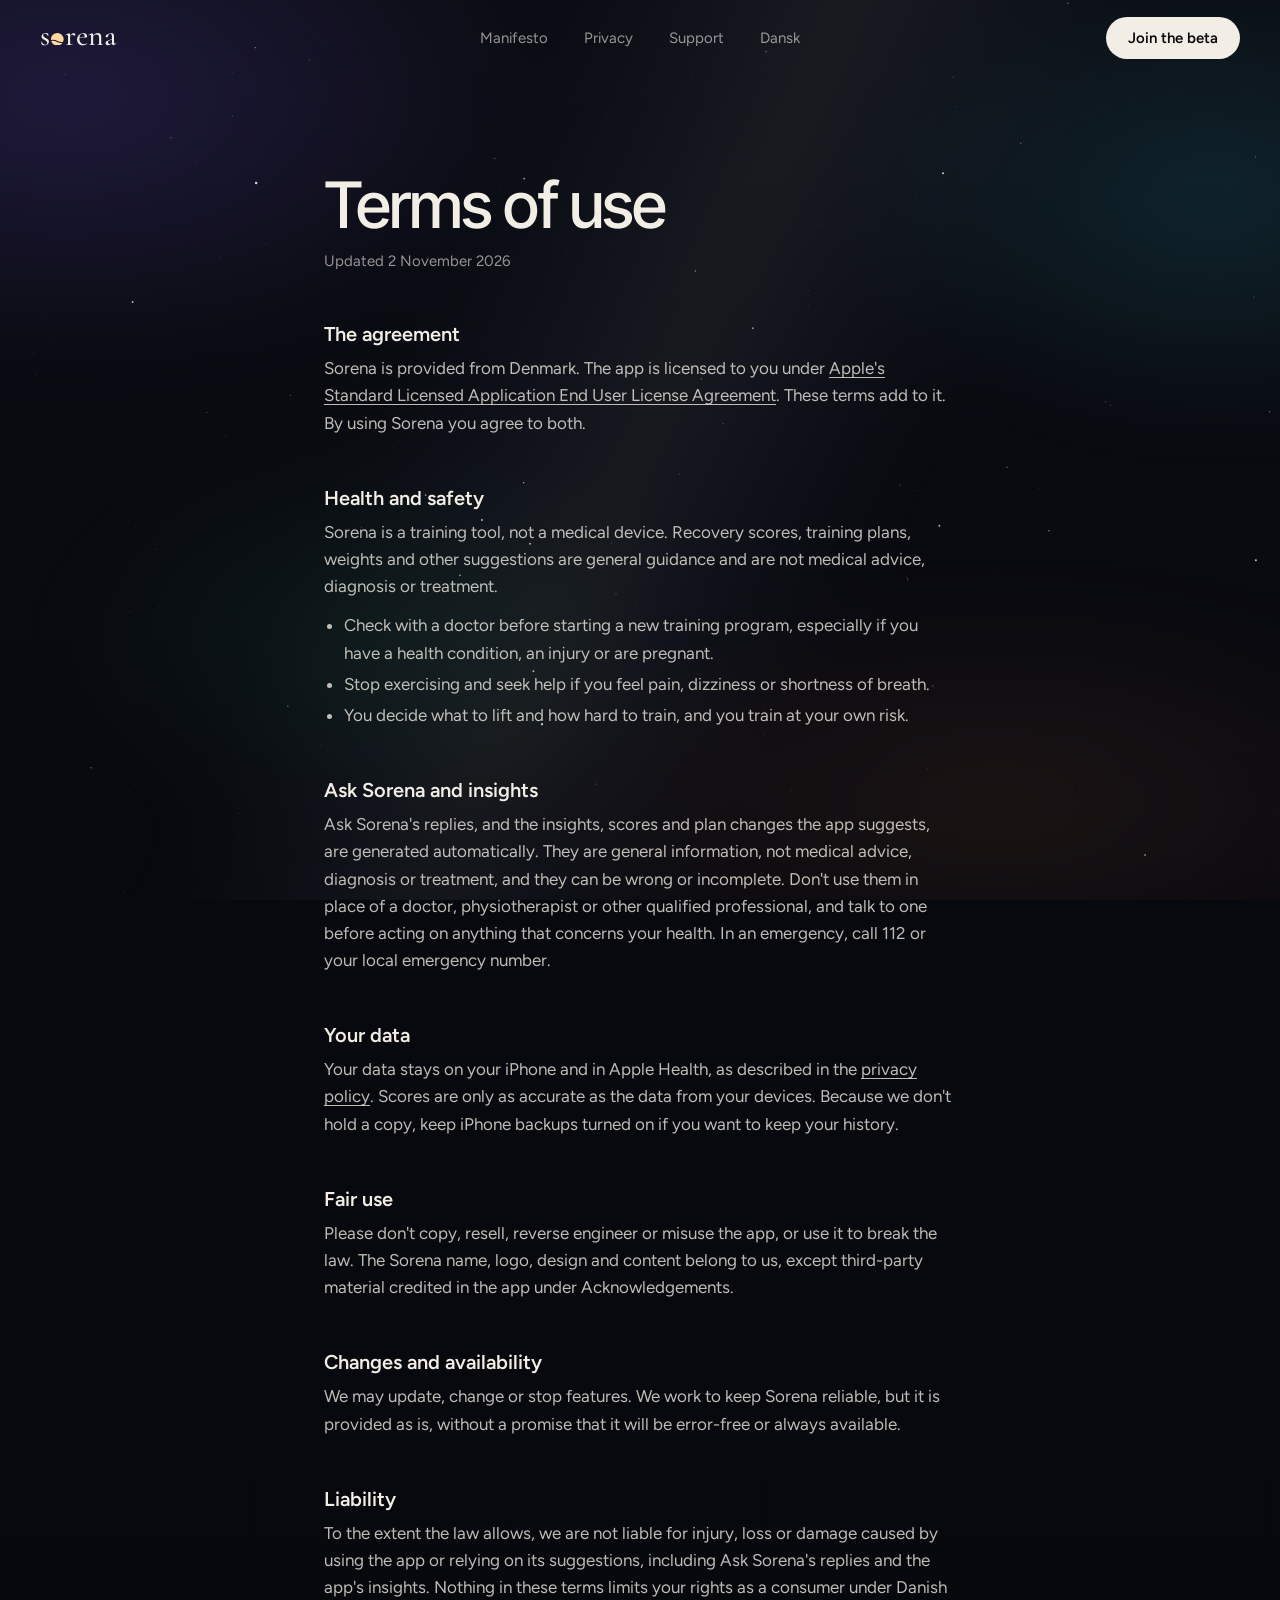
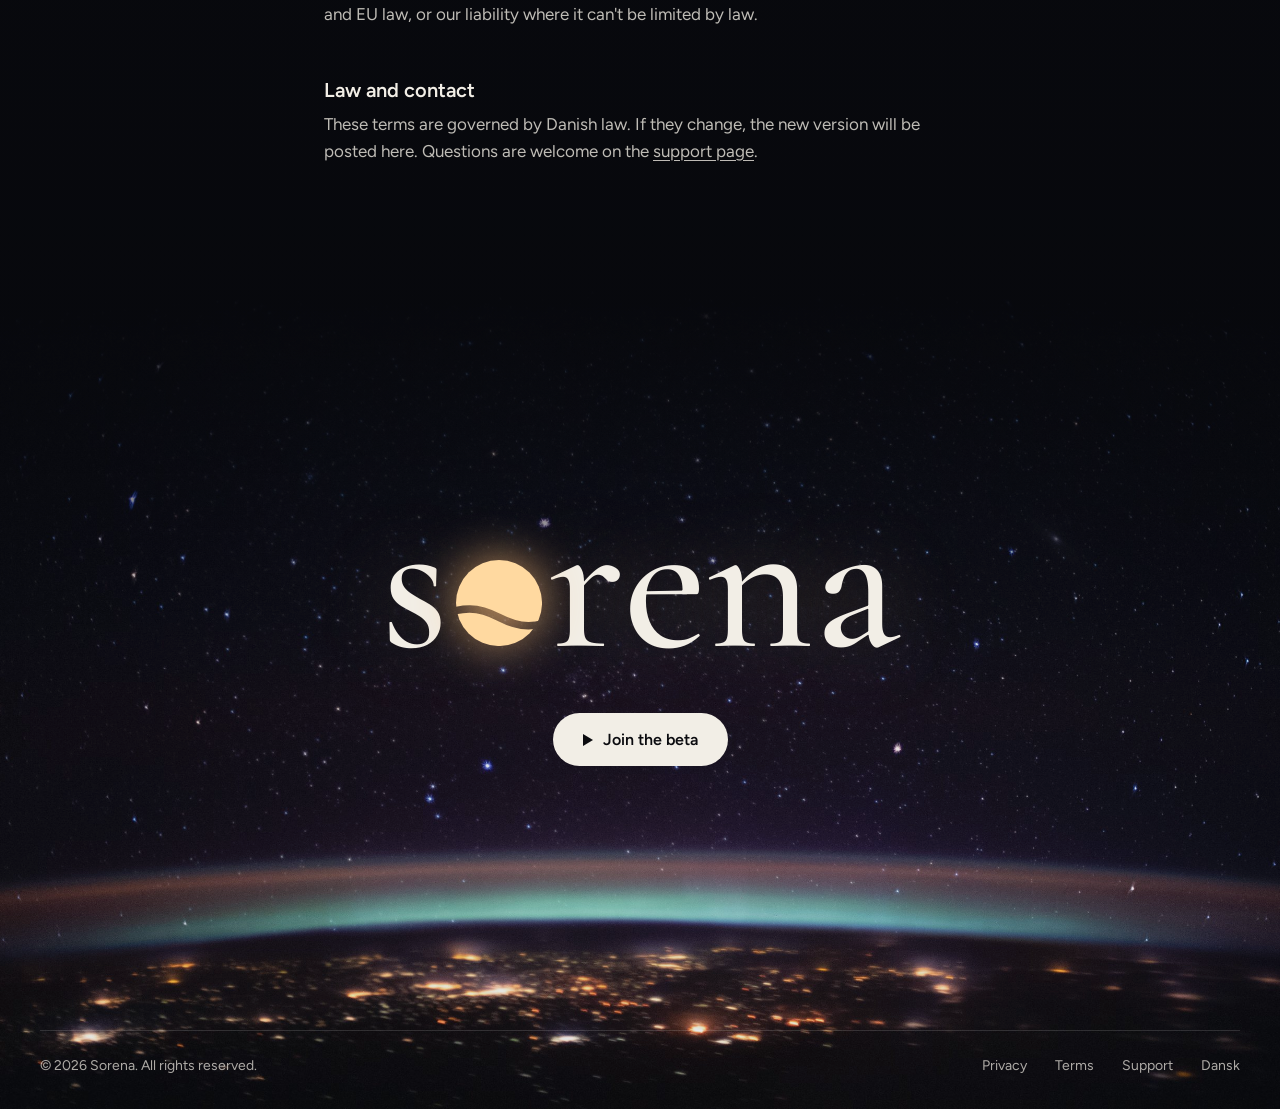
<file: terms/index.html>
<!doctype html>
<html lang="en">
<head>
<meta charset="utf-8">
<meta name="viewport" content="width=device-width, initial-scale=1, viewport-fit=cover">
<title>Terms of use · Sorena</title>
<meta name="description" content="The terms for using Sorena on iPhone and Apple Watch.">
<link rel="alternate" hreflang="da" href="../da/terms/">
<link rel="icon" type="image/png" href="../assets/icon-512.png">
<link rel="apple-touch-icon" href="../assets/apple-touch-icon.png">
<link rel="stylesheet" href="../assets/site.css">
<script src="../assets/space.js" defer></script>
</head>
<body class="page-terms">
<div class="cosmos" aria-hidden="true"><div class="nebula"></div><canvas class="warp"></canvas></div>
<header class="bar">
  <a class="brand" href="../" aria-label="Sorena"><span class="wordmark">s<svg viewBox="26 25 48 48" aria-hidden="true"><mask id="cut"><rect x="0" y="0" width="100" height="100" fill="#fff"/><path d="M 14 57 C 30 50.5, 38.5 51, 50 57 C 61.5 63, 70 63.5, 86 57" fill="none" stroke="#000" stroke-width="4.2"/></mask><circle cx="50" cy="49" r="24" mask="url(#cut)"/></svg>rena</span></a>
  <nav><a href="../#manifesto">Manifesto</a><a href="../privacy/">Privacy</a><a href="../support/">Support</a><a class="lang" href="../da/terms/" hreflang="da" lang="da">Dansk</a></nav>
  <a class="pill" href="https://testflight.apple.com/join/1v4KB8aC">Join the beta</a>
</header>
<main class="doc"><h1>Terms of use</h1><p class="updated">Updated 2 November 2026</p><section><h2>The agreement</h2><p>Sorena is provided from Denmark. The app is licensed to you under <a href="https://www.apple.com/legal/internet-services/itunes/dev/stdeula/">Apple's Standard Licensed Application End User License Agreement</a>. These terms add to it. By using Sorena you agree to both.</p></section><section><h2>Health and safety</h2><p>Sorena is a training tool, not a medical device. Recovery scores, training plans, weights and other suggestions are general guidance and are not medical advice, diagnosis or treatment.</p><ul><li>Check with a doctor before starting a new training program, especially if you have a health condition, an injury or are pregnant.</li><li>Stop exercising and seek help if you feel pain, dizziness or shortness of breath.</li><li>You decide what to lift and how hard to train, and you train at your own risk.</li></ul></section><section><h2>Ask Sorena and insights</h2><p>Ask Sorena's replies, and the insights, scores and plan changes the app suggests, are generated automatically. They are general information, not medical advice, diagnosis or treatment, and they can be wrong or incomplete. Don't use them in place of a doctor, physiotherapist or other qualified professional, and talk to one before acting on anything that concerns your health. In an emergency, call 112 or your local emergency number.</p></section><section><h2>Your data</h2><p>Your data stays on your iPhone and in Apple Health, as described in the <a href="../privacy/">privacy policy</a>. Scores are only as accurate as the data from your devices. Because we don't hold a copy, keep iPhone backups turned on if you want to keep your history.</p></section><section><h2>Fair use</h2><p>Please don't copy, resell, reverse engineer or misuse the app, or use it to break the law. The Sorena name, logo, design and content belong to us, except third-party material credited in the app under Acknowledgements.</p></section><section><h2>Changes and availability</h2><p>We may update, change or stop features. We work to keep Sorena reliable, but it is provided as is, without a promise that it will be error-free or always available.</p></section><section><h2>Liability</h2><p>To the extent the law allows, we are not liable for injury, loss or damage caused by using the app or relying on its suggestions, including Ask Sorena's replies and the app's insights. Nothing in these terms limits your rights as a consumer under Danish and EU law, or our liability where it can't be limited by law.</p></section><section><h2>Law and contact</h2><p>These terms are governed by Danish law. If they change, the new version will be posted here. Questions are welcome on the <a href="../support/">support page</a>.</p></section></main>
<footer>
  <a class="wordmark" href="../" aria-label="Sorena">s<svg viewBox="26 25 48 48" aria-hidden="true"><mask id="cut2"><rect x="0" y="0" width="100" height="100" fill="#fff"/><path d="M 14 57 C 30 50.5, 38.5 51, 50 57 C 61.5 63, 70 63.5, 86 57" fill="none" stroke="#000" stroke-width="4.2"/></mask><circle cx="50" cy="49" r="24" mask="url(#cut2)"/></svg>rena</a>
  <a class="button" href="https://testflight.apple.com/join/1v4KB8aC">Join the beta</a>
  <div class="base"><p>© 2026 Sorena. All rights reserved.</p><nav><a href="../privacy/">Privacy</a><a href="../terms/" aria-current="page">Terms</a><a href="../support/">Support</a><a href="../da/terms/" hreflang="da" lang="da">Dansk</a></nav></div>
</footer>
</body>
</html>
</file>
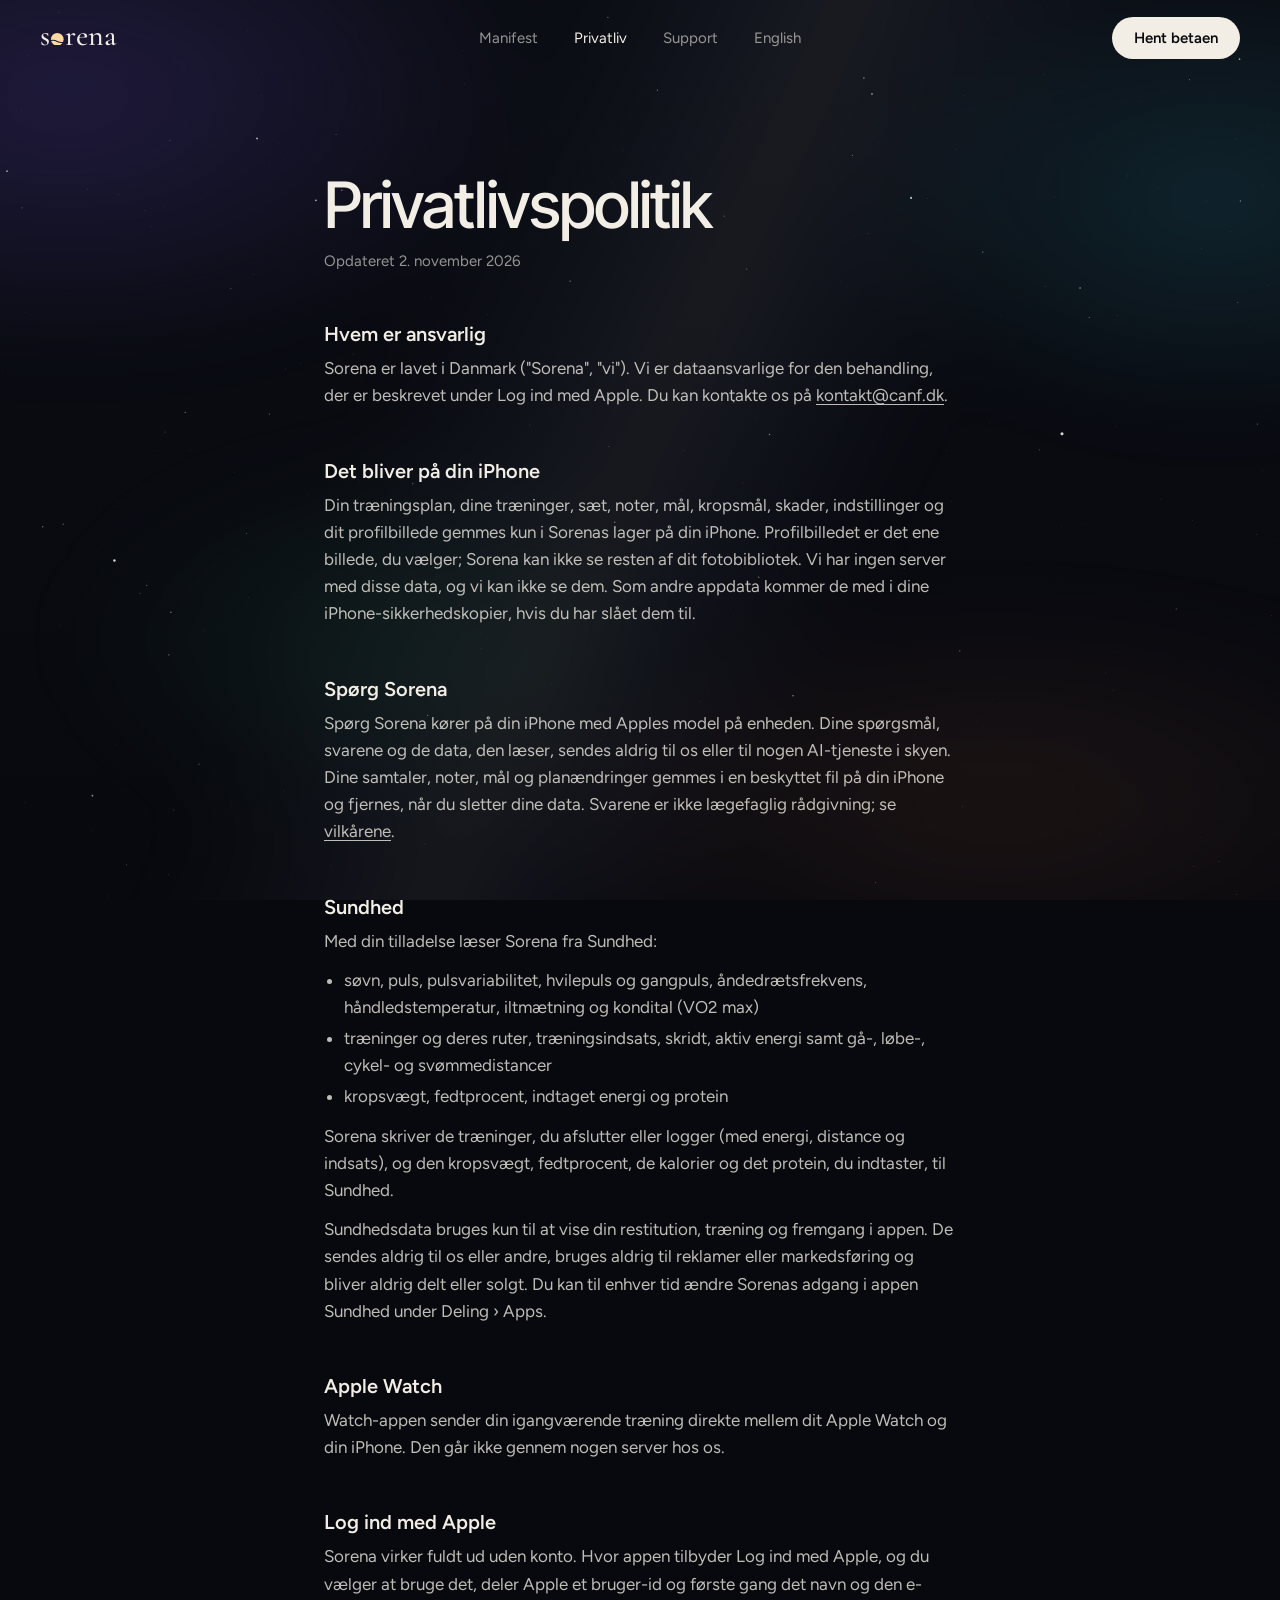
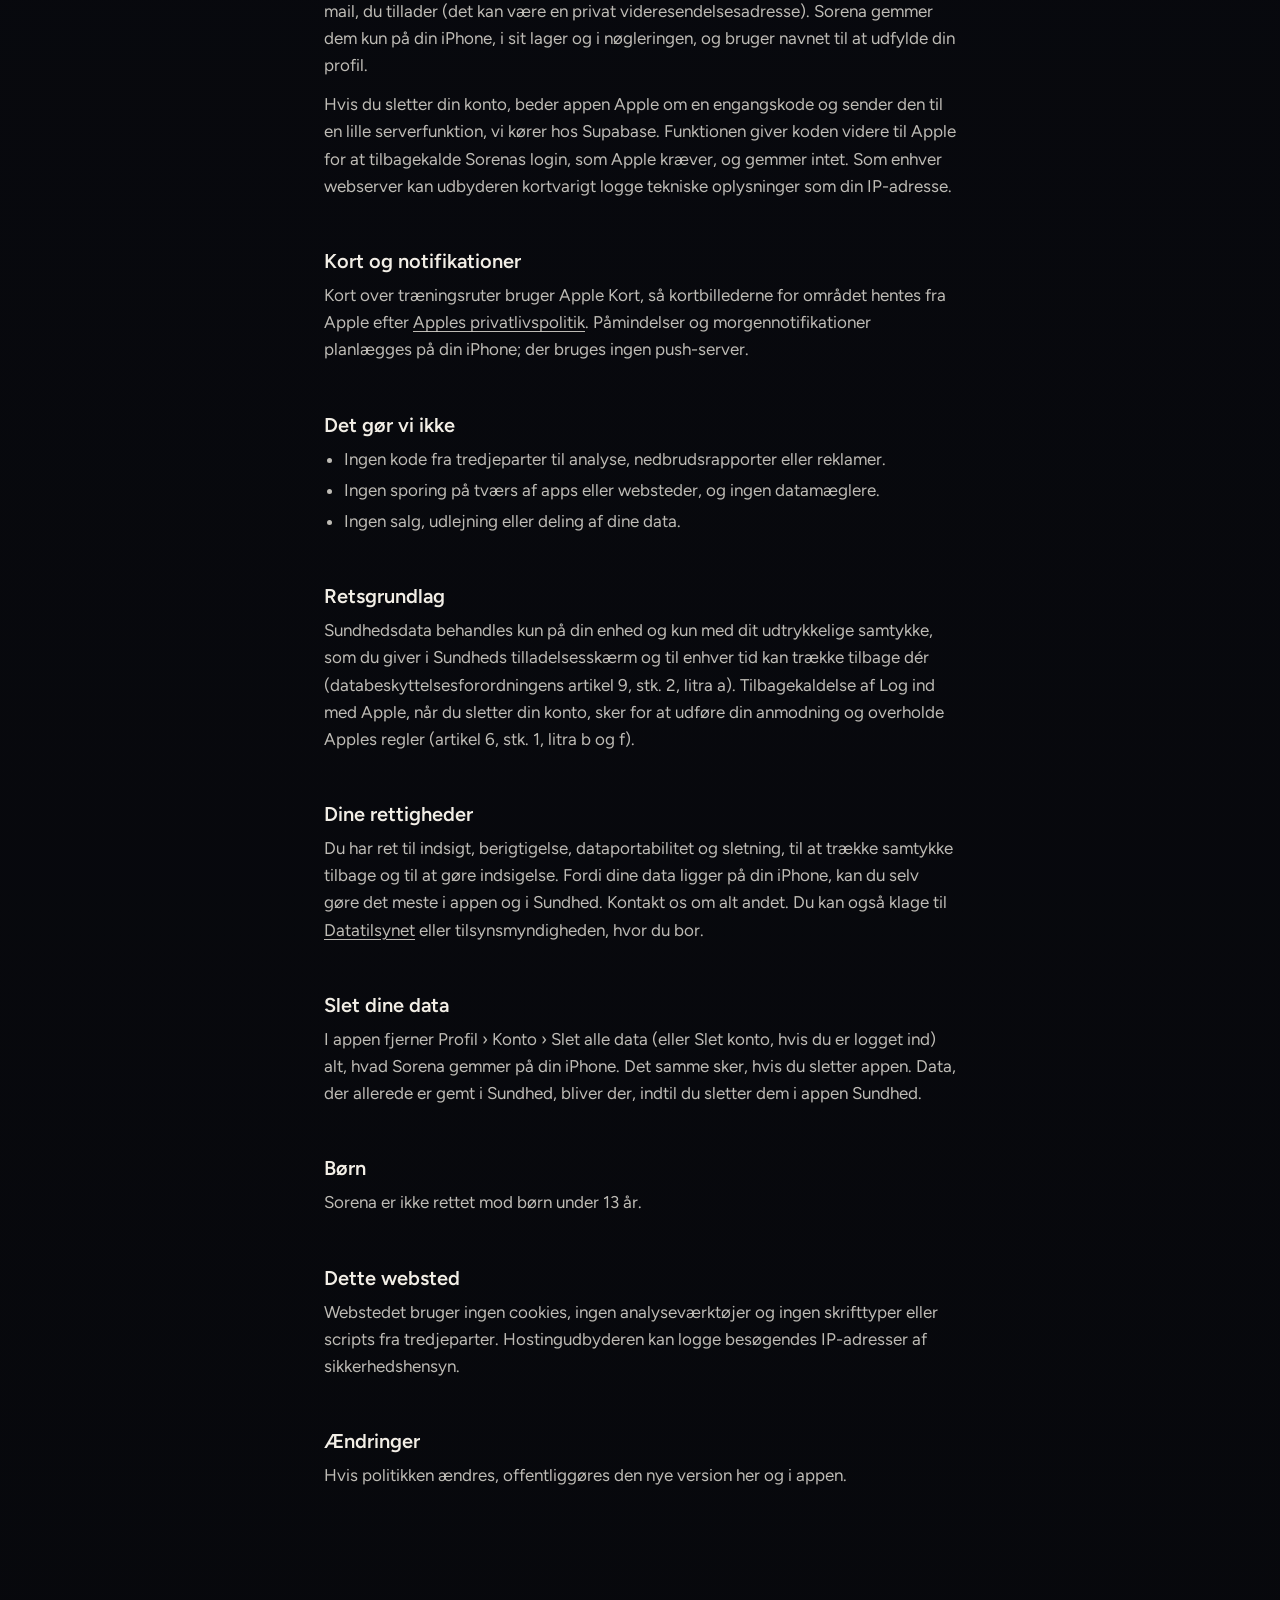
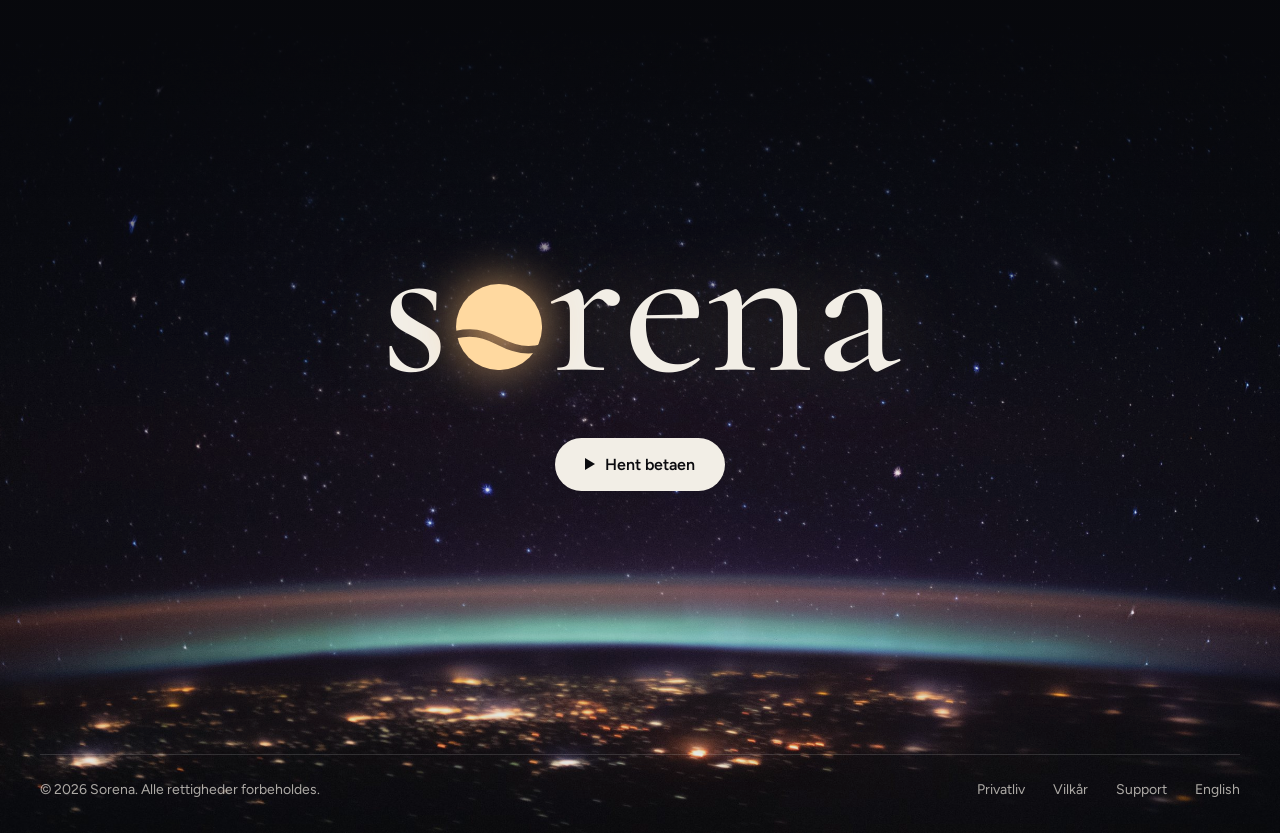
<file: da/privacy/index.html>
<!doctype html>
<html lang="da">
<head>
<meta charset="utf-8">
<meta name="viewport" content="width=device-width, initial-scale=1, viewport-fit=cover">
<title>Privatlivspolitik · Sorena</title>
<meta name="description" content="Sådan håndterer Sorena dine data.">
<link rel="alternate" hreflang="en" href="../../privacy/">
<link rel="icon" type="image/png" href="../../assets/icon-512.png">
<link rel="apple-touch-icon" href="../../assets/apple-touch-icon.png">
<link rel="stylesheet" href="../../assets/site.css">
<script src="../../assets/space.js" defer></script>
</head>
<body class="page-privacy">
<div class="cosmos" aria-hidden="true"><div class="nebula"></div><canvas class="warp"></canvas></div>
<header class="bar">
  <a class="brand" href="../../da/" aria-label="Sorena"><span class="wordmark">s<svg viewBox="26 25 48 48" aria-hidden="true"><mask id="cut"><rect x="0" y="0" width="100" height="100" fill="#fff"/><path d="M 14 57 C 30 50.5, 38.5 51, 50 57 C 61.5 63, 70 63.5, 86 57" fill="none" stroke="#000" stroke-width="4.2"/></mask><circle cx="50" cy="49" r="24" mask="url(#cut)"/></svg>rena</span></a>
  <nav><a href="../../da/#manifesto">Manifest</a><a href="../../da/privacy/" aria-current="page">Privatliv</a><a href="../../da/support/">Support</a><a class="lang" href="../../privacy/" hreflang="en" lang="en">English</a></nav>
  <a class="pill" href="https://testflight.apple.com/join/1v4KB8aC">Hent betaen</a>
</header>
<main class="doc"><h1>Privatlivspolitik</h1><p class="updated">Opdateret 2. november 2026</p><section><h2>Hvem er ansvarlig</h2><p>Sorena er lavet i Danmark ("Sorena", "vi"). Vi er dataansvarlige for den behandling, der er beskrevet under Log ind med Apple. Du kan kontakte os på <a href="mailto:kontakt@canf.dk">kontakt@canf.dk</a>.</p></section><section><h2>Det bliver på din iPhone</h2><p>Din træningsplan, dine træninger, sæt, noter, mål, kropsmål, skader, indstillinger og dit profilbillede gemmes kun i Sorenas lager på din iPhone. Profilbilledet er det ene billede, du vælger; Sorena kan ikke se resten af dit fotobibliotek. Vi har ingen server med disse data, og vi kan ikke se dem. Som andre appdata kommer de med i dine iPhone-sikkerhedskopier, hvis du har slået dem til.</p></section><section><h2>Spørg Sorena</h2><p>Spørg Sorena kører på din iPhone med Apples model på enheden. Dine spørgsmål, svarene og de data, den læser, sendes aldrig til os eller til nogen AI-tjeneste i skyen. Dine samtaler, noter, mål og planændringer gemmes i en beskyttet fil på din iPhone og fjernes, når du sletter dine data. Svarene er ikke lægefaglig rådgivning; se <a href="../terms/">vilkårene</a>.</p></section><section><h2>Sundhed</h2><p>Med din tilladelse læser Sorena fra Sundhed:</p><ul><li>søvn, puls, pulsvariabilitet, hvilepuls og gangpuls, åndedrætsfrekvens, håndledstemperatur, iltmætning og kondital (VO2 max)</li><li>træninger og deres ruter, træningsindsats, skridt, aktiv energi samt gå-, løbe-, cykel- og svømmedistancer</li><li>kropsvægt, fedtprocent, indtaget energi og protein</li></ul><p>Sorena skriver de træninger, du afslutter eller logger (med energi, distance og indsats), og den kropsvægt, fedtprocent, de kalorier og det protein, du indtaster, til Sundhed.</p><p>Sundhedsdata bruges kun til at vise din restitution, træning og fremgang i appen. De sendes aldrig til os eller andre, bruges aldrig til reklamer eller markedsføring og bliver aldrig delt eller solgt. Du kan til enhver tid ændre Sorenas adgang i appen Sundhed under Deling › Apps.</p></section><section><h2>Apple Watch</h2><p>Watch-appen sender din igangværende træning direkte mellem dit Apple Watch og din iPhone. Den går ikke gennem nogen server hos os.</p></section><section><h2>Log ind med Apple</h2><p>Sorena virker fuldt ud uden konto. Hvor appen tilbyder Log ind med Apple, og du vælger at bruge det, deler Apple et bruger-id og første gang det navn og den e-mail, du tillader (det kan være en privat videresendelsesadresse). Sorena gemmer dem kun på din iPhone, i sit lager og i nøgleringen, og bruger navnet til at udfylde din profil.</p><p>Hvis du sletter din konto, beder appen Apple om en engangskode og sender den til en lille serverfunktion, vi kører hos Supabase. Funktionen giver koden videre til Apple for at tilbagekalde Sorenas login, som Apple kræver, og gemmer intet. Som enhver webserver kan udbyderen kortvarigt logge tekniske oplysninger som din IP-adresse.</p></section><section><h2>Kort og notifikationer</h2><p>Kort over træningsruter bruger Apple Kort, så kortbillederne for området hentes fra Apple efter <a href="https://www.apple.com/dk/legal/privacy/">Apples privatlivspolitik</a>. Påmindelser og morgennotifikationer planlægges på din iPhone; der bruges ingen push-server.</p></section><section><h2>Det gør vi ikke</h2><ul><li>Ingen kode fra tredjeparter til analyse, nedbrudsrapporter eller reklamer.</li><li>Ingen sporing på tværs af apps eller websteder, og ingen datamæglere.</li><li>Ingen salg, udlejning eller deling af dine data.</li></ul></section><section><h2>Retsgrundlag</h2><p>Sundhedsdata behandles kun på din enhed og kun med dit udtrykkelige samtykke, som du giver i Sundheds tilladelsesskærm og til enhver tid kan trække tilbage dér (databeskyttelsesforordningens artikel 9, stk. 2, litra a). Tilbagekaldelse af Log ind med Apple, når du sletter din konto, sker for at udføre din anmodning og overholde Apples regler (artikel 6, stk. 1, litra b og f).</p></section><section><h2>Dine rettigheder</h2><p>Du har ret til indsigt, berigtigelse, dataportabilitet og sletning, til at trække samtykke tilbage og til at gøre indsigelse. Fordi dine data ligger på din iPhone, kan du selv gøre det meste i appen og i Sundhed. Kontakt os om alt andet. Du kan også klage til <a href="https://www.datatilsynet.dk">Datatilsynet</a> eller tilsynsmyndigheden, hvor du bor.</p></section><section><h2>Slet dine data</h2><p>I appen fjerner Profil › Konto › Slet alle data (eller Slet konto, hvis du er logget ind) alt, hvad Sorena gemmer på din iPhone. Det samme sker, hvis du sletter appen. Data, der allerede er gemt i Sundhed, bliver der, indtil du sletter dem i appen Sundhed.</p></section><section><h2>Børn</h2><p>Sorena er ikke rettet mod børn under 13 år.</p></section><section><h2>Dette websted</h2><p>Webstedet bruger ingen cookies, ingen analyseværktøjer og ingen skrifttyper eller scripts fra tredjeparter. Hostingudbyderen kan logge besøgendes IP-adresser af sikkerhedshensyn.</p></section><section><h2>Ændringer</h2><p>Hvis politikken ændres, offentliggøres den nye version her og i appen.</p></section></main>
<footer>
  <a class="wordmark" href="../../da/" aria-label="Sorena">s<svg viewBox="26 25 48 48" aria-hidden="true"><mask id="cut2"><rect x="0" y="0" width="100" height="100" fill="#fff"/><path d="M 14 57 C 30 50.5, 38.5 51, 50 57 C 61.5 63, 70 63.5, 86 57" fill="none" stroke="#000" stroke-width="4.2"/></mask><circle cx="50" cy="49" r="24" mask="url(#cut2)"/></svg>rena</a>
  <a class="button" href="https://testflight.apple.com/join/1v4KB8aC">Hent betaen</a>
  <div class="base"><p>© 2026 Sorena. Alle rettigheder forbeholdes.</p><nav><a href="../../da/privacy/" aria-current="page">Privatliv</a><a href="../../da/terms/">Vilkår</a><a href="../../da/support/">Support</a><a href="../../privacy/" hreflang="en" lang="en">English</a></nav></div>
</footer>
</body>
</html>
</file>
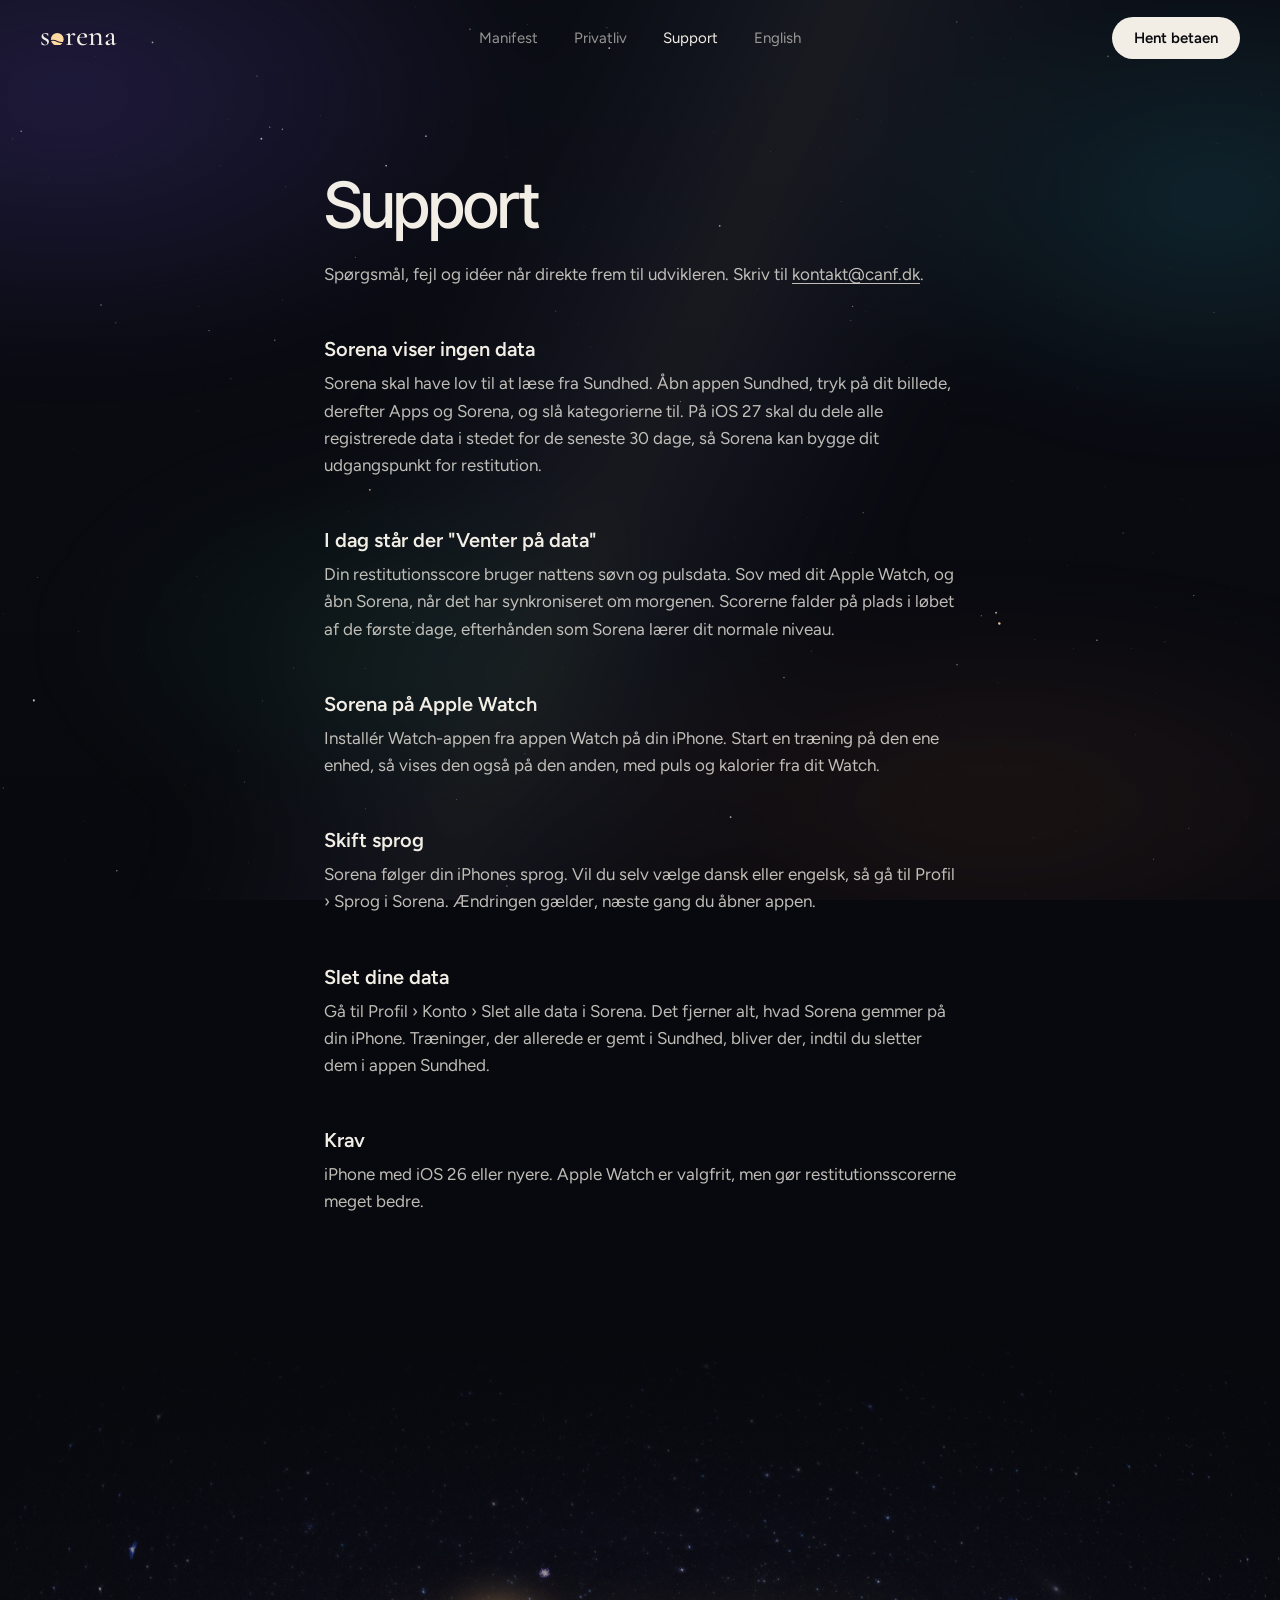
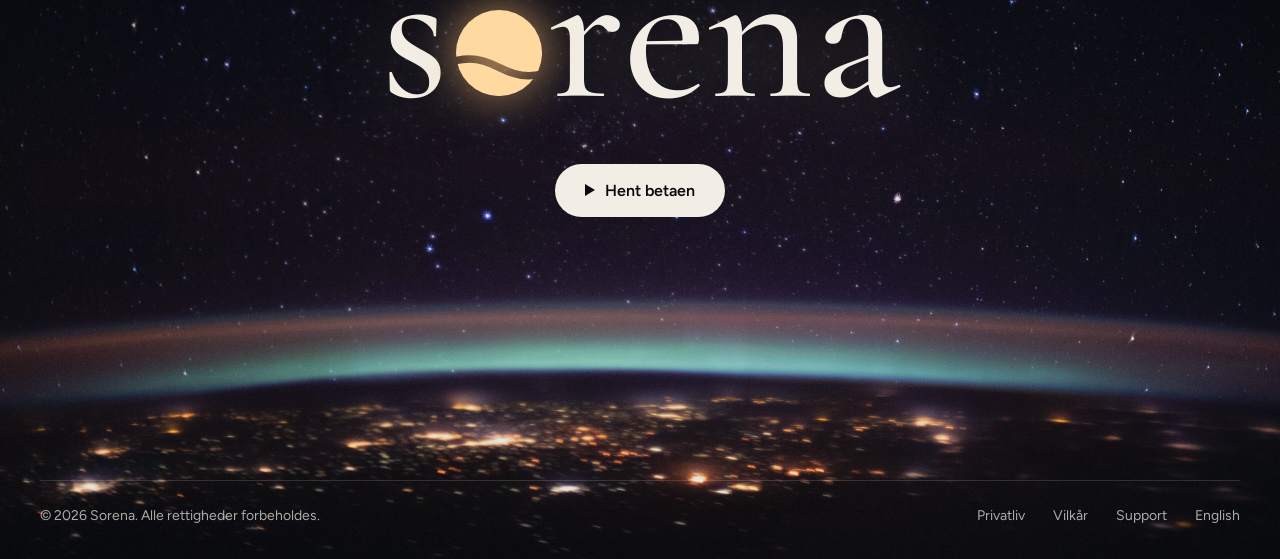
<file: da/support/index.html>
<!doctype html>
<html lang="da">
<head>
<meta charset="utf-8">
<meta name="viewport" content="width=device-width, initial-scale=1, viewport-fit=cover">
<title>Support · Sorena</title>
<meta name="description" content="Hjælp til Sorena og kontakt til udvikleren.">
<link rel="alternate" hreflang="en" href="../../support/">
<link rel="icon" type="image/png" href="../../assets/icon-512.png">
<link rel="apple-touch-icon" href="../../assets/apple-touch-icon.png">
<link rel="stylesheet" href="../../assets/site.css">
<script src="../../assets/space.js" defer></script>
</head>
<body class="page-support">
<div class="cosmos" aria-hidden="true"><div class="nebula"></div><canvas class="warp"></canvas></div>
<header class="bar">
  <a class="brand" href="../../da/" aria-label="Sorena"><span class="wordmark">s<svg viewBox="26 25 48 48" aria-hidden="true"><mask id="cut"><rect x="0" y="0" width="100" height="100" fill="#fff"/><path d="M 14 57 C 30 50.5, 38.5 51, 50 57 C 61.5 63, 70 63.5, 86 57" fill="none" stroke="#000" stroke-width="4.2"/></mask><circle cx="50" cy="49" r="24" mask="url(#cut)"/></svg>rena</span></a>
  <nav><a href="../../da/#manifesto">Manifest</a><a href="../../da/privacy/">Privatliv</a><a href="../../da/support/" aria-current="page">Support</a><a class="lang" href="../../support/" hreflang="en" lang="en">English</a></nav>
  <a class="pill" href="https://testflight.apple.com/join/1v4KB8aC">Hent betaen</a>
</header>
<main class="doc"><h1>Support</h1><p>Spørgsmål, fejl og idéer når direkte frem til udvikleren. Skriv til <a href="mailto:kontakt@canf.dk">kontakt@canf.dk</a>.</p><section><h2>Sorena viser ingen data</h2><p>Sorena skal have lov til at læse fra Sundhed. Åbn appen Sundhed, tryk på dit billede, derefter Apps og Sorena, og slå kategorierne til. På iOS 27 skal du dele alle registrerede data i stedet for de seneste 30 dage, så Sorena kan bygge dit udgangspunkt for restitution.</p></section><section><h2>I dag står der "Venter på data"</h2><p>Din restitutionsscore bruger nattens søvn og pulsdata. Sov med dit Apple Watch, og åbn Sorena, når det har synkroniseret om morgenen. Scorerne falder på plads i løbet af de første dage, efterhånden som Sorena lærer dit normale niveau.</p></section><section><h2>Sorena på Apple Watch</h2><p>Installér Watch-appen fra appen Watch på din iPhone. Start en træning på den ene enhed, så vises den også på den anden, med puls og kalorier fra dit Watch.</p></section><section><h2>Skift sprog</h2><p>Sorena følger din iPhones sprog. Vil du selv vælge dansk eller engelsk, så gå til Profil › Sprog i Sorena. Ændringen gælder, næste gang du åbner appen.</p></section><section><h2>Slet dine data</h2><p>Gå til Profil › Konto › Slet alle data i Sorena. Det fjerner alt, hvad Sorena gemmer på din iPhone. Træninger, der allerede er gemt i Sundhed, bliver der, indtil du sletter dem i appen Sundhed.</p></section><section><h2>Krav</h2><p>iPhone med iOS 26 eller nyere. Apple Watch er valgfrit, men gør restitutionsscorerne meget bedre.</p></section></main>
<footer>
  <a class="wordmark" href="../../da/" aria-label="Sorena">s<svg viewBox="26 25 48 48" aria-hidden="true"><mask id="cut2"><rect x="0" y="0" width="100" height="100" fill="#fff"/><path d="M 14 57 C 30 50.5, 38.5 51, 50 57 C 61.5 63, 70 63.5, 86 57" fill="none" stroke="#000" stroke-width="4.2"/></mask><circle cx="50" cy="49" r="24" mask="url(#cut2)"/></svg>rena</a>
  <a class="button" href="https://testflight.apple.com/join/1v4KB8aC">Hent betaen</a>
  <div class="base"><p>© 2026 Sorena. Alle rettigheder forbeholdes.</p><nav><a href="../../da/privacy/">Privatliv</a><a href="../../da/terms/">Vilkår</a><a href="../../da/support/" aria-current="page">Support</a><a href="../../support/" hreflang="en" lang="en">English</a></nav></div>
</footer>
</body>
</html>
</file>
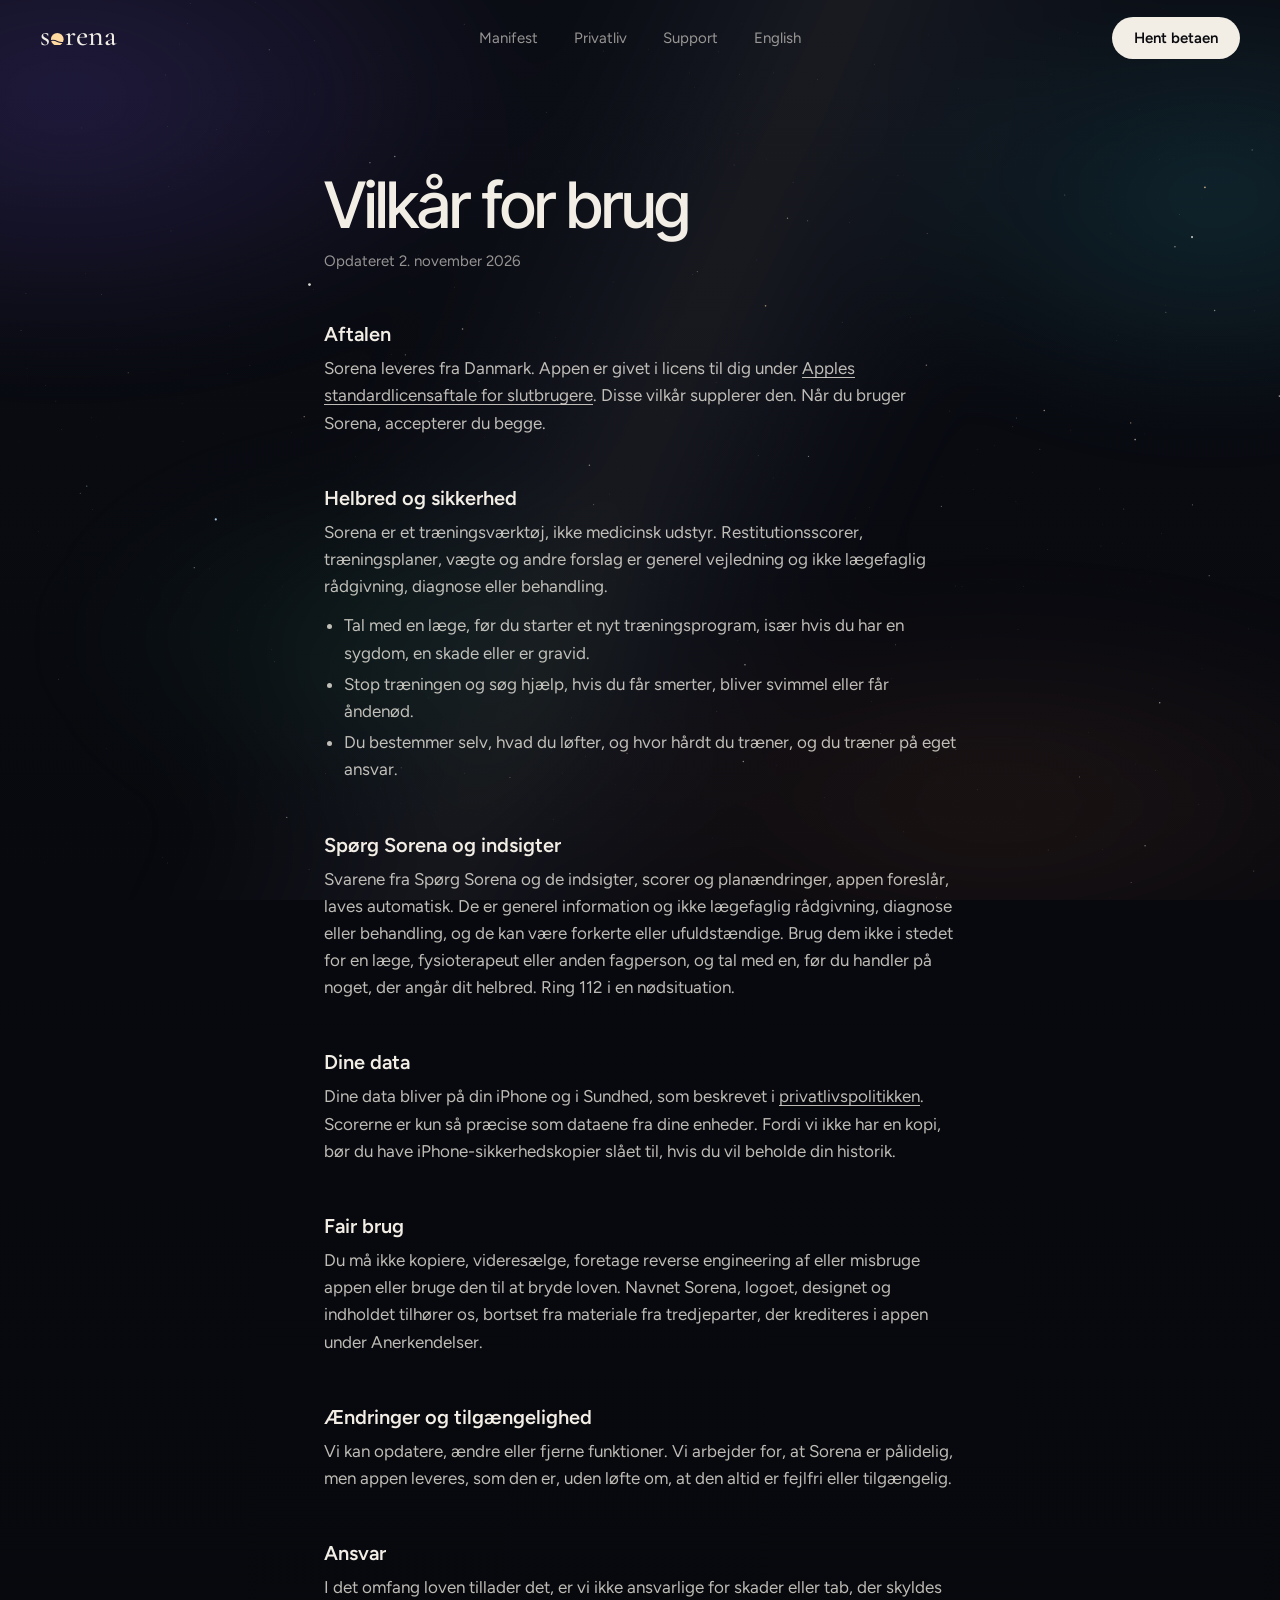
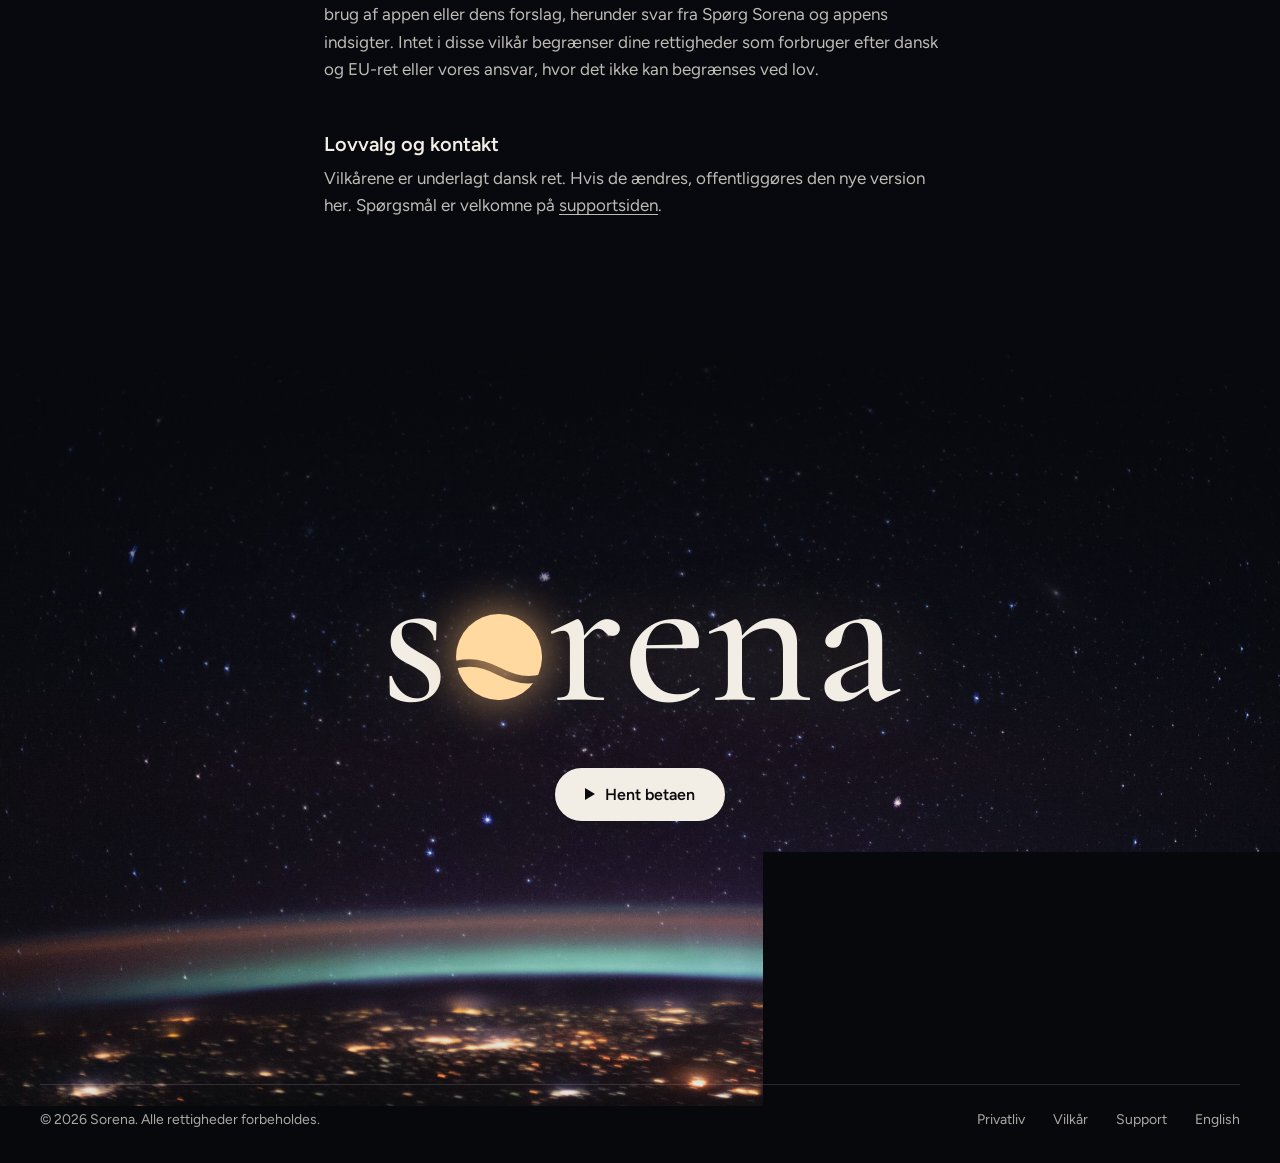
<file: da/terms/index.html>
<!doctype html>
<html lang="da">
<head>
<meta charset="utf-8">
<meta name="viewport" content="width=device-width, initial-scale=1, viewport-fit=cover">
<title>Vilkår for brug · Sorena</title>
<meta name="description" content="Vilkårene for brug af Sorena på iPhone og Apple Watch.">
<link rel="alternate" hreflang="en" href="../../terms/">
<link rel="icon" type="image/png" href="../../assets/icon-512.png">
<link rel="apple-touch-icon" href="../../assets/apple-touch-icon.png">
<link rel="stylesheet" href="../../assets/site.css">
<script src="../../assets/space.js" defer></script>
</head>
<body class="page-terms">
<div class="cosmos" aria-hidden="true"><div class="nebula"></div><canvas class="warp"></canvas></div>
<header class="bar">
  <a class="brand" href="../../da/" aria-label="Sorena"><span class="wordmark">s<svg viewBox="26 25 48 48" aria-hidden="true"><mask id="cut"><rect x="0" y="0" width="100" height="100" fill="#fff"/><path d="M 14 57 C 30 50.5, 38.5 51, 50 57 C 61.5 63, 70 63.5, 86 57" fill="none" stroke="#000" stroke-width="4.2"/></mask><circle cx="50" cy="49" r="24" mask="url(#cut)"/></svg>rena</span></a>
  <nav><a href="../../da/#manifesto">Manifest</a><a href="../../da/privacy/">Privatliv</a><a href="../../da/support/">Support</a><a class="lang" href="../../terms/" hreflang="en" lang="en">English</a></nav>
  <a class="pill" href="https://testflight.apple.com/join/1v4KB8aC">Hent betaen</a>
</header>
<main class="doc"><h1>Vilkår for brug</h1><p class="updated">Opdateret 2. november 2026</p><section><h2>Aftalen</h2><p>Sorena leveres fra Danmark. Appen er givet i licens til dig under <a href="https://www.apple.com/legal/internet-services/itunes/dev/stdeula/">Apples standardlicensaftale for slutbrugere</a>. Disse vilkår supplerer den. Når du bruger Sorena, accepterer du begge.</p></section><section><h2>Helbred og sikkerhed</h2><p>Sorena er et træningsværktøj, ikke medicinsk udstyr. Restitutionsscorer, træningsplaner, vægte og andre forslag er generel vejledning og ikke lægefaglig rådgivning, diagnose eller behandling.</p><ul><li>Tal med en læge, før du starter et nyt træningsprogram, især hvis du har en sygdom, en skade eller er gravid.</li><li>Stop træningen og søg hjælp, hvis du får smerter, bliver svimmel eller får åndenød.</li><li>Du bestemmer selv, hvad du løfter, og hvor hårdt du træner, og du træner på eget ansvar.</li></ul></section><section><h2>Spørg Sorena og indsigter</h2><p>Svarene fra Spørg Sorena og de indsigter, scorer og planændringer, appen foreslår, laves automatisk. De er generel information og ikke lægefaglig rådgivning, diagnose eller behandling, og de kan være forkerte eller ufuldstændige. Brug dem ikke i stedet for en læge, fysioterapeut eller anden fagperson, og tal med en, før du handler på noget, der angår dit helbred. Ring 112 i en nødsituation.</p></section><section><h2>Dine data</h2><p>Dine data bliver på din iPhone og i Sundhed, som beskrevet i <a href="../privacy/">privatlivspolitikken</a>. Scorerne er kun så præcise som dataene fra dine enheder. Fordi vi ikke har en kopi, bør du have iPhone-sikkerhedskopier slået til, hvis du vil beholde din historik.</p></section><section><h2>Fair brug</h2><p>Du må ikke kopiere, videresælge, foretage reverse engineering af eller misbruge appen eller bruge den til at bryde loven. Navnet Sorena, logoet, designet og indholdet tilhører os, bortset fra materiale fra tredjeparter, der krediteres i appen under Anerkendelser.</p></section><section><h2>Ændringer og tilgængelighed</h2><p>Vi kan opdatere, ændre eller fjerne funktioner. Vi arbejder for, at Sorena er pålidelig, men appen leveres, som den er, uden løfte om, at den altid er fejlfri eller tilgængelig.</p></section><section><h2>Ansvar</h2><p>I det omfang loven tillader det, er vi ikke ansvarlige for skader eller tab, der skyldes brug af appen eller dens forslag, herunder svar fra Spørg Sorena og appens indsigter. Intet i disse vilkår begrænser dine rettigheder som forbruger efter dansk og EU-ret eller vores ansvar, hvor det ikke kan begrænses ved lov.</p></section><section><h2>Lovvalg og kontakt</h2><p>Vilkårene er underlagt dansk ret. Hvis de ændres, offentliggøres den nye version her. Spørgsmål er velkomne på <a href="../support/">supportsiden</a>.</p></section></main>
<footer>
  <a class="wordmark" href="../../da/" aria-label="Sorena">s<svg viewBox="26 25 48 48" aria-hidden="true"><mask id="cut2"><rect x="0" y="0" width="100" height="100" fill="#fff"/><path d="M 14 57 C 30 50.5, 38.5 51, 50 57 C 61.5 63, 70 63.5, 86 57" fill="none" stroke="#000" stroke-width="4.2"/></mask><circle cx="50" cy="49" r="24" mask="url(#cut2)"/></svg>rena</a>
  <a class="button" href="https://testflight.apple.com/join/1v4KB8aC">Hent betaen</a>
  <div class="base"><p>© 2026 Sorena. Alle rettigheder forbeholdes.</p><nav><a href="../../da/privacy/">Privatliv</a><a href="../../da/terms/" aria-current="page">Vilkår</a><a href="../../da/support/">Support</a><a href="../../terms/" hreflang="en" lang="en">English</a></nav></div>
</footer>
</body>
</html>
</file>
<file: assets/site.css>
/* Sorena website. The app's own look: dark slate, glass tiles, bone type, astral light. Plain documents. */

@font-face { font-family: "Cormorant Garamond"; font-weight: 500; font-display: swap; src: url("fonts/cormorant-garamond-latin-500-normal.woff2") format("woff2"); }
@font-face { font-family: "Inter Tight"; font-weight: 500; font-display: swap; src: url("fonts/inter-tight-latin-500-normal.woff2") format("woff2"); }
@font-face { font-family: "Figtree"; font-weight: 400; font-display: swap; src: url("fonts/figtree-latin-400-normal.woff2") format("woff2"); }
@font-face { font-family: "Figtree"; font-weight: 600; font-display: swap; src: url("fonts/figtree-latin-600-normal.woff2") format("woff2"); }

:root {
  /* From the Today spec (design/today-hierarchy/SPEC.md) */
  --bg-top: #0B0D14;
  --bg: #08090E;
  --bg-end: #07080C;
  --bone: #F2EEE6;
  --bone-2: rgba(242, 238, 230, 0.6);
  --bone-3: rgba(242, 238, 230, 0.36);
  --glass: linear-gradient(160deg, rgba(255, 255, 255, 0.10), rgba(255, 255, 255, 0.035));
  --edge: rgba(255, 255, 255, 0.10);
  --green: #3DDC97;
  --orange: #FF8A3D;
  --ease: cubic-bezier(0.22, 1, 0.36, 1);
  --display: "Inter Tight", "Inter Display", -apple-system, system-ui, sans-serif;
  --sans: ui-rounded, "SF Pro Rounded", "Figtree", -apple-system, system-ui, sans-serif;
  color-scheme: dark;
}

* { box-sizing: border-box; }
html { -webkit-text-size-adjust: 100%; scroll-behavior: smooth; background: var(--bg-end); }
body { margin: 0; min-height: 100vh; background: linear-gradient(180deg, var(--bg-top) 0, var(--bg) 900px, var(--bg-end) 100%); color: var(--bone); font: 400 17px/1.6 var(--sans); -webkit-font-smoothing: antialiased; }
a { color: inherit; text-underline-offset: 3px; text-decoration-thickness: 1px; }
a:focus-visible { outline: 2px solid var(--bone); outline-offset: 3px; border-radius: 8px; }
.mute { color: var(--bone-3); }
.badge { background: var(--glass); border: 1px solid var(--edge); }

/* Bar: wordmark, plain links, the beta button. At the top it sits flat on the sky with no surface;
   once you scroll it becomes a square frosted strip (space.js sets html.scrolled). */
.bar { position: sticky; top: 0; z-index: 10; display: grid; grid-template-columns: 1fr auto 1fr; align-items: center; height: 76px; padding: 0 max(16px, calc((100% - 1200px) / 2)); background: rgba(11, 13, 20, 0); border-bottom: 1px solid transparent; transition: background-color 400ms var(--ease), border-color 400ms var(--ease), -webkit-backdrop-filter 400ms var(--ease), backdrop-filter 400ms var(--ease); }
.scrolled .bar { background: rgba(11, 13, 20, 0.72); border-bottom-color: var(--edge); -webkit-backdrop-filter: blur(20px) saturate(140%); backdrop-filter: blur(20px) saturate(140%); }
.brand { justify-self: start; text-decoration: none; }
.wordmark { display: inline-flex; align-items: baseline; font: 500 30px/1 "Cormorant Garamond", Georgia, serif; color: var(--bone); text-decoration: none; }
.wordmark svg { width: 0.42em; height: 0.42em; margin: 0 0.035em; fill: #FFD9A0; }
.bar nav { display: flex; align-items: center; gap: 36px; }
.bar nav a { font-size: 15px; color: var(--bone-2); text-decoration: none; transition: color 150ms var(--ease), background-color 150ms var(--ease); }
.bar nav a:hover { color: var(--bone); }
.bar nav a[aria-current] { color: var(--bone); }
.pill, .button { display: inline-flex; align-items: center; gap: 10px; padding: 12px 22px; border-radius: 999px; background: var(--bone); color: #0B0B0F; font-size: 15px; font-weight: 600; line-height: 1.2; text-decoration: none; transition: background-color 150ms var(--ease), translate 150ms var(--ease); }
.pill { justify-self: end; }
.pill:hover, .button:hover { background: #FFFFFF; }
.pill:active, .button:active { translate: 0 1px; }
.button::before { content: ""; width: 0; height: 0; border-style: solid; border-width: 6px 0 6px 10px; border-color: transparent transparent transparent currentColor; }
footer nav { display: flex; gap: 24px; }
@media (max-width: 720px) { .bar { grid-template-columns: 1fr auto; } .bar nav { display: none; } .pill { padding: 10px 18px; font-size: 14px; } }

/* Landing: two-tone title, one line, the beta button; then Today rising under a night sky */
.hero-copy { max-width: 900px; margin: 0 auto; }
.badge { display: inline-flex; align-items: center; gap: 10px; padding: 7px 16px 7px 12px; border-radius: 999px; font-size: 14px; color: var(--bone-2); text-decoration: none; }
.badge .dot { width: 7px; height: 7px; border-radius: 50%; background: var(--green); box-shadow: 0 0 0 4px rgba(61, 220, 151, 0.16), 0 0 12px rgba(61, 220, 151, 0.7); }
.hero h1 { margin: 0; font: 500 clamp(48px, 8vw, 104px)/1 var(--display); letter-spacing: -0.035em; text-wrap: balance; }
.hero h1 .mute { display: block; }
.hero-copy p { margin: 24px auto 0; max-width: 32em; font-size: 19px; color: var(--bone-2); }
.actions { display: flex; justify-content: center; align-items: center; gap: 28px; margin-top: 36px; }
.actions .button { padding: 17px 30px; font-size: 16px; }
.actions .link { font-size: 16px; color: var(--bone-2); text-decoration: none; transition: color 150ms var(--ease); }
.actions .link:hover { color: var(--bone); }
/* Deep space behind everything: nebula clouds and a faint Milky Way, with the flying starfield on top */
.cosmos { position: fixed; inset: 0; z-index: -1; pointer-events: none; overflow: hidden; }
.nebula { position: absolute; inset: -20%; background:
  radial-gradient(38% 30% at 18% 22%, rgba(108, 76, 210, 0.22), transparent 70%),
  radial-gradient(30% 26% at 82% 30%, rgba(40, 150, 170, 0.18), transparent 70%),
  radial-gradient(40% 24% at 70% 78%, rgba(200, 110, 70, 0.10), transparent 70%),
  radial-gradient(26% 22% at 35% 65%, rgba(61, 220, 151, 0.07), transparent 70%),
  linear-gradient(115deg, transparent 38%, rgba(190, 200, 255, 0.05) 47%, rgba(255, 240, 220, 0.07) 50%, rgba(190, 200, 255, 0.05) 53%, transparent 62%);
  filter: blur(40px); }
.warp { position: absolute; inset: 0; width: 100%; height: 100%; }
body { position: relative; z-index: 0; }
/* The opening scene, like an Apple product page: the scene is pinned while you scroll through it. The title
   eases away, a real sunrise over Earth (NASA ISS photo iss071e077638) rises and grows towards you, and the
   statement lights up word by word. space.js sets --p from 0 to 1 across the scene. */
.scene { --p: 0; position: relative; height: 320vh; margin-top: -76px; }
.pin { position: sticky; top: 0; height: 100vh; height: 100svh; overflow: hidden; display: grid; place-items: center; padding: 76px 16px 0; text-align: center; -webkit-mask-image: linear-gradient(180deg, #000 82%, transparent); mask-image: linear-gradient(180deg, #000 82%, transparent); }
.pin > * { grid-area: 1 / 1; }
.earth { position: absolute; inset: 0; background: url("media/space-hero.jpg") 50% 38% / cover no-repeat; mix-blend-mode: screen;
  -webkit-mask-image: linear-gradient(180deg, transparent 0, #000 30%, #000 72%, transparent 100%); mask-image: linear-gradient(180deg, transparent 0, #000 30%, #000 72%, transparent 100%);
  transform-origin: 50% 40%;
  transform: translateY(calc(30vh + (1 - var(--p)) * 18vh)) scale(calc(1.06 + var(--p) * 0.42));
  opacity: calc(0.55 + var(--p) * 0.45); will-change: transform; }
.hero-copy { position: relative; opacity: clamp(0, 1 - var(--p) * 3.2, 1); transform: translateY(calc(var(--p) * -14vh)) scale(calc(1 - var(--p) * 0.4)); filter: blur(calc(var(--p) * 18px)); will-change: transform, opacity; }
.statement { position: relative; max-width: 14ch; margin: 0; font: 500 clamp(44px, 7.4vw, 112px)/1.02 var(--display); letter-spacing: -0.035em; text-wrap: balance; pointer-events: none;
  opacity: clamp(0, (var(--p) - 0.3) * 6, 1); transform: translateY(calc(clamp(0, 0.5 - var(--p), 0.2) * 200px - 6vh)); }
.statement .w { --t: calc((var(--p) - 0.4) * 2.6 * var(--n) - var(--i)); opacity: clamp(0.14, var(--t), 1); }
.statement .mute .w { color: var(--bone-3); }
@media (max-width: 720px) {
  .hero h1 { font-size: clamp(50px, 14vw, 72px); }
  .hero-copy p { font-size: 17px; }
  .actions { flex-direction: column; gap: 18px; }
  .earth { background-image: url("media/space-hero-1280.jpg"); background-position: 50% 30%; transform: translateY(calc(24vh + (1 - var(--p)) * 14vh)) scale(calc(1.06 + var(--p) * 0.28)); }
}
/* Reduce Motion: no pinning, everything simply sits in order */
@media (prefers-reduced-motion: reduce) {
  .scene { height: auto; }
  .pin { position: relative; height: auto; display: flex; flex-direction: column; align-items: center; gap: 30vh; padding: 22vh 16px 30vh; }
  .earth { transform: translateY(20vh); opacity: 1; }
  .hero-copy, .statement, .statement .w { opacity: 1; transform: none; filter: none; }
}

/* Manifesto: two-tone title and the opening, then each principle beside the real tile, then two notes */
.manifesto { max-width: 1200px; margin: 0 auto; padding: 140px 16px 120px; scroll-margin-top: 60px; }
.manifesto .head { max-width: 760px; margin: 0 auto; text-align: center; }
.manifesto .title { margin: 0; font: 500 clamp(40px, 6vw, 76px)/1.02 var(--display); letter-spacing: -0.03em; text-wrap: balance; }
.manifesto .title .mute { display: block; }
.manifesto .lead { margin: 28px auto 0; max-width: 36em; font-size: 19px; line-height: 1.5; color: var(--bone-2); }
.manifesto .lead strong { font-weight: 600; color: var(--bone); }
.features { display: grid; gap: 56px; margin-top: 88px; }
.feature { display: grid; grid-template-columns: minmax(0, 1fr) minmax(0, 1fr); gap: 80px; align-items: center; padding: 24px 0; }
.feature:nth-child(even) .text { order: 2; }
.feature h3 { margin: 0; font-size: 28px; font-weight: 400; line-height: 1.2; letter-spacing: -0.02em; }
.feature p { margin: 12px 0 0; font-size: 16px; line-height: 1.6; color: var(--bone-2); max-width: 28em; }
.feature .tiles { position: relative; display: flex; gap: 10px; width: 100%; max-width: 500px; justify-self: center; }
.feature .tiles::before { content: ""; position: absolute; inset: -10% 5%; z-index: -1; background: radial-gradient(closest-side, rgba(127, 217, 245, 0.07), transparent); filter: blur(30px); }
.feature .tiles img { display: block; flex: 1; min-width: 0; height: auto; filter: drop-shadow(0 24px 40px rgba(0, 0, 0, 0.35)); transition: translate 350ms var(--ease); }
.feature:hover .tiles img { translate: 0 -4px; }
.notes { display: grid; grid-template-columns: 1fr 1fr; gap: 24px 64px; margin-top: 88px; padding-top: 40px; border-top: 1px solid var(--edge); }
.notes h3 { margin: 0; font-size: 20px; font-weight: 400; line-height: 1.3; }
.notes p { margin: 8px 0 0; font-size: 15px; line-height: 1.6; color: var(--bone-2); }
@media (max-width: 900px) {
  .manifesto { padding: 96px 16px 96px; }
  .feature, .notes { grid-template-columns: minmax(0, 1fr); }
  .manifesto .lead { font-size: 17px; }
  .feature { padding: 16px 0; gap: 24px; }
  .feature:nth-child(even) .text { order: 0; }
  .features { margin-top: 56px; }
}

/* Motion: the manifesto opening lights up word by word. Holds still with Reduce Motion. */
@media (prefers-reduced-motion: no-preference) {
  @supports (animation-timeline: view()) {
    .manifesto .lead .w { opacity: 0.3; animation: light linear both; animation-timeline: view(); animation-range: cover 15% cover 40%; }
    @keyframes light { to { opacity: 1; } }
  }
}
@media (prefers-reduced-motion: reduce) { html { scroll-behavior: auto; } }

/* Documents: one readable column */
.doc { max-width: 680px; margin: 0 auto; padding: 96px 24px 112px; }
.doc h1 { font: 500 clamp(40px, 6vw, 64px)/1.02 var(--display); letter-spacing: -0.03em; margin: 0; }
.doc .updated { margin: 12px 0 0; font-size: 15px; color: var(--bone-2); }
.doc h1 + p:not(.updated) { margin-top: 24px; }
.doc section { margin-top: 48px; }
.doc h2 { font-size: 20px; font-weight: 600; line-height: 1.3; margin: 0 0 8px; }
.doc p, .doc li { color: rgba(242, 238, 230, 0.78); }
.doc p { margin: 0 0 12px; }
.doc ul { margin: 0 0 12px; padding-left: 20px; }
.doc li { margin-bottom: 4px; }

/* Footer: the big wordmark, one last way in, and the small print */
footer { position: relative; overflow: hidden; display: flex; flex-direction: column; align-items: center; min-height: 820px; padding: 200px 24px 32px; text-align: center; }
footer > * { position: relative; z-index: 1; }
/* The night side of Earth with green airglow and city lights (NASA, iss062e103874) */
footer::before { content: ""; position: absolute; inset: 0; background: url("media/space-footer.jpg") 50% 100% / cover no-repeat; mix-blend-mode: screen; opacity: 0.9; -webkit-mask-image: linear-gradient(180deg, transparent, #000 45%); mask-image: linear-gradient(180deg, transparent, #000 45%); }
@media (max-width: 720px) { footer::before { background-image: url("media/space-footer-1280.jpg"); } }
footer .wordmark { font-size: clamp(88px, 16vw, 220px); line-height: 0.9; color: var(--bone); text-shadow: 0 0 80px rgba(255, 200, 150, 0.25); }
footer .wordmark svg { fill: #FFD9A0; filter: drop-shadow(0 0 24px rgba(255, 190, 120, 0.8)); }
footer .button { margin-top: 40px; padding: 17px 30px; font-size: 16px; }
footer .base { display: flex; justify-content: space-between; align-items: center; gap: 16px 32px; flex-wrap: wrap; width: 100%; max-width: 1200px; margin-top: auto; padding-top: 24px; border-top: 1px solid rgba(255, 255, 255, 0.14); font-size: 14px; }
footer .base p { margin: 0; color: rgba(242, 238, 230, 0.7); }
footer nav { gap: 28px; }
footer nav a { color: rgba(242, 238, 230, 0.7); text-decoration: none; transition: color 150ms var(--ease); }
footer nav a:hover { color: var(--bone); }
@media (max-width: 600px) { footer { min-height: 460px; padding-top: 100px; } footer .base { flex-direction: column-reverse; } }
@supports not (animation-timeline: view()) { .manifesto .lead .w { opacity: 1; } }

/* Landing motion: the title rises in line by line, then the button,
   the arc draws itself and the stars breathe. One curve; nothing moves with Reduce Motion. */
@media (prefers-reduced-motion: no-preference) {
  .hero h1, .hero h1 .mute, .hero-copy p, .actions { animation: rise 900ms var(--ease) both; }
  .hero h1 .mute { animation-delay: 120ms; }
  .hero-copy p { animation-delay: 240ms; }
  .actions { animation-delay: 340ms; }
  .feature { animation: rise linear both; animation-timeline: view(); animation-range: entry 0% entry 60%; }
  @keyframes rise { from { opacity: 0; translate: 0 24px; } }
  @keyframes fade { from { opacity: 0; } }
  @keyframes lift { from { opacity: 0; translate: -50% 80px; } to { translate: -50% 0; } }
  @keyframes draw { from { stroke-dashoffset: 1800; } to { stroke-dashoffset: 0; } }
  @keyframes twinkle { from { opacity: 0.25; } to { opacity: 1; } }
}
</file>
